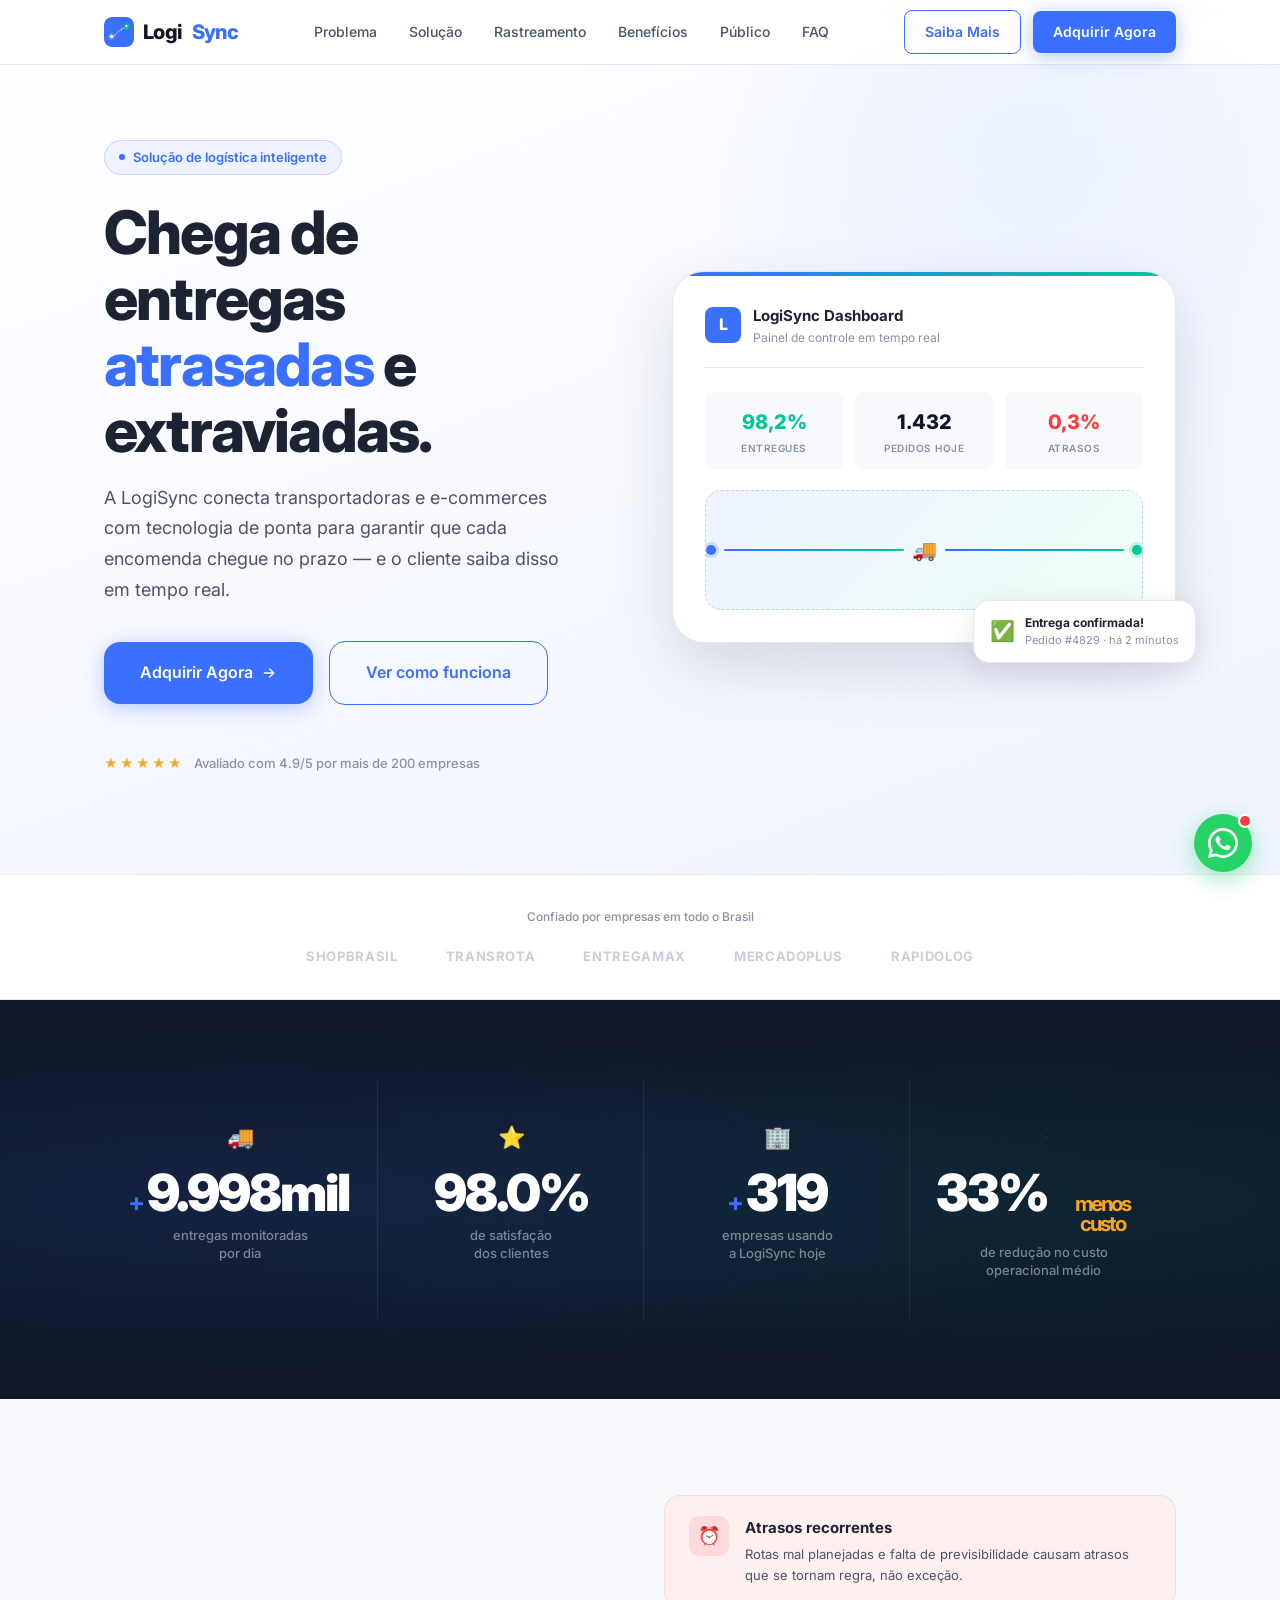
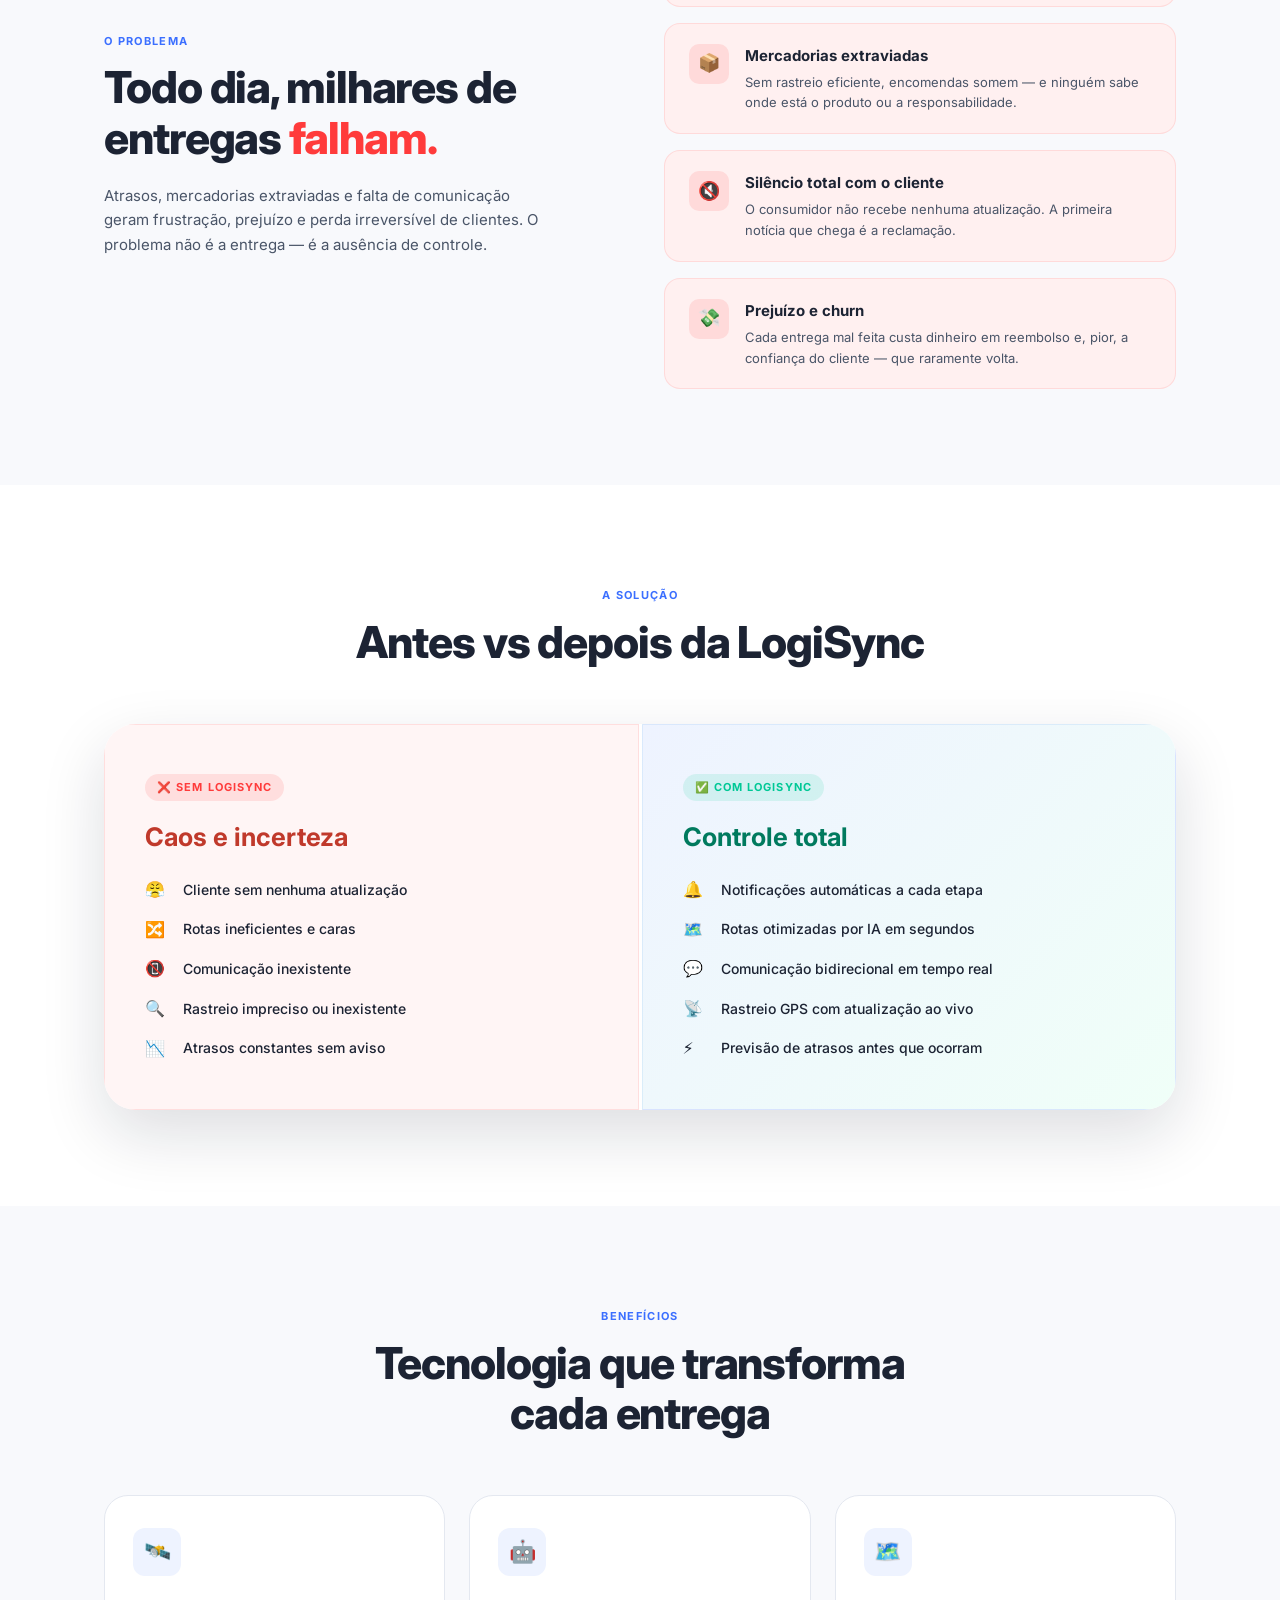
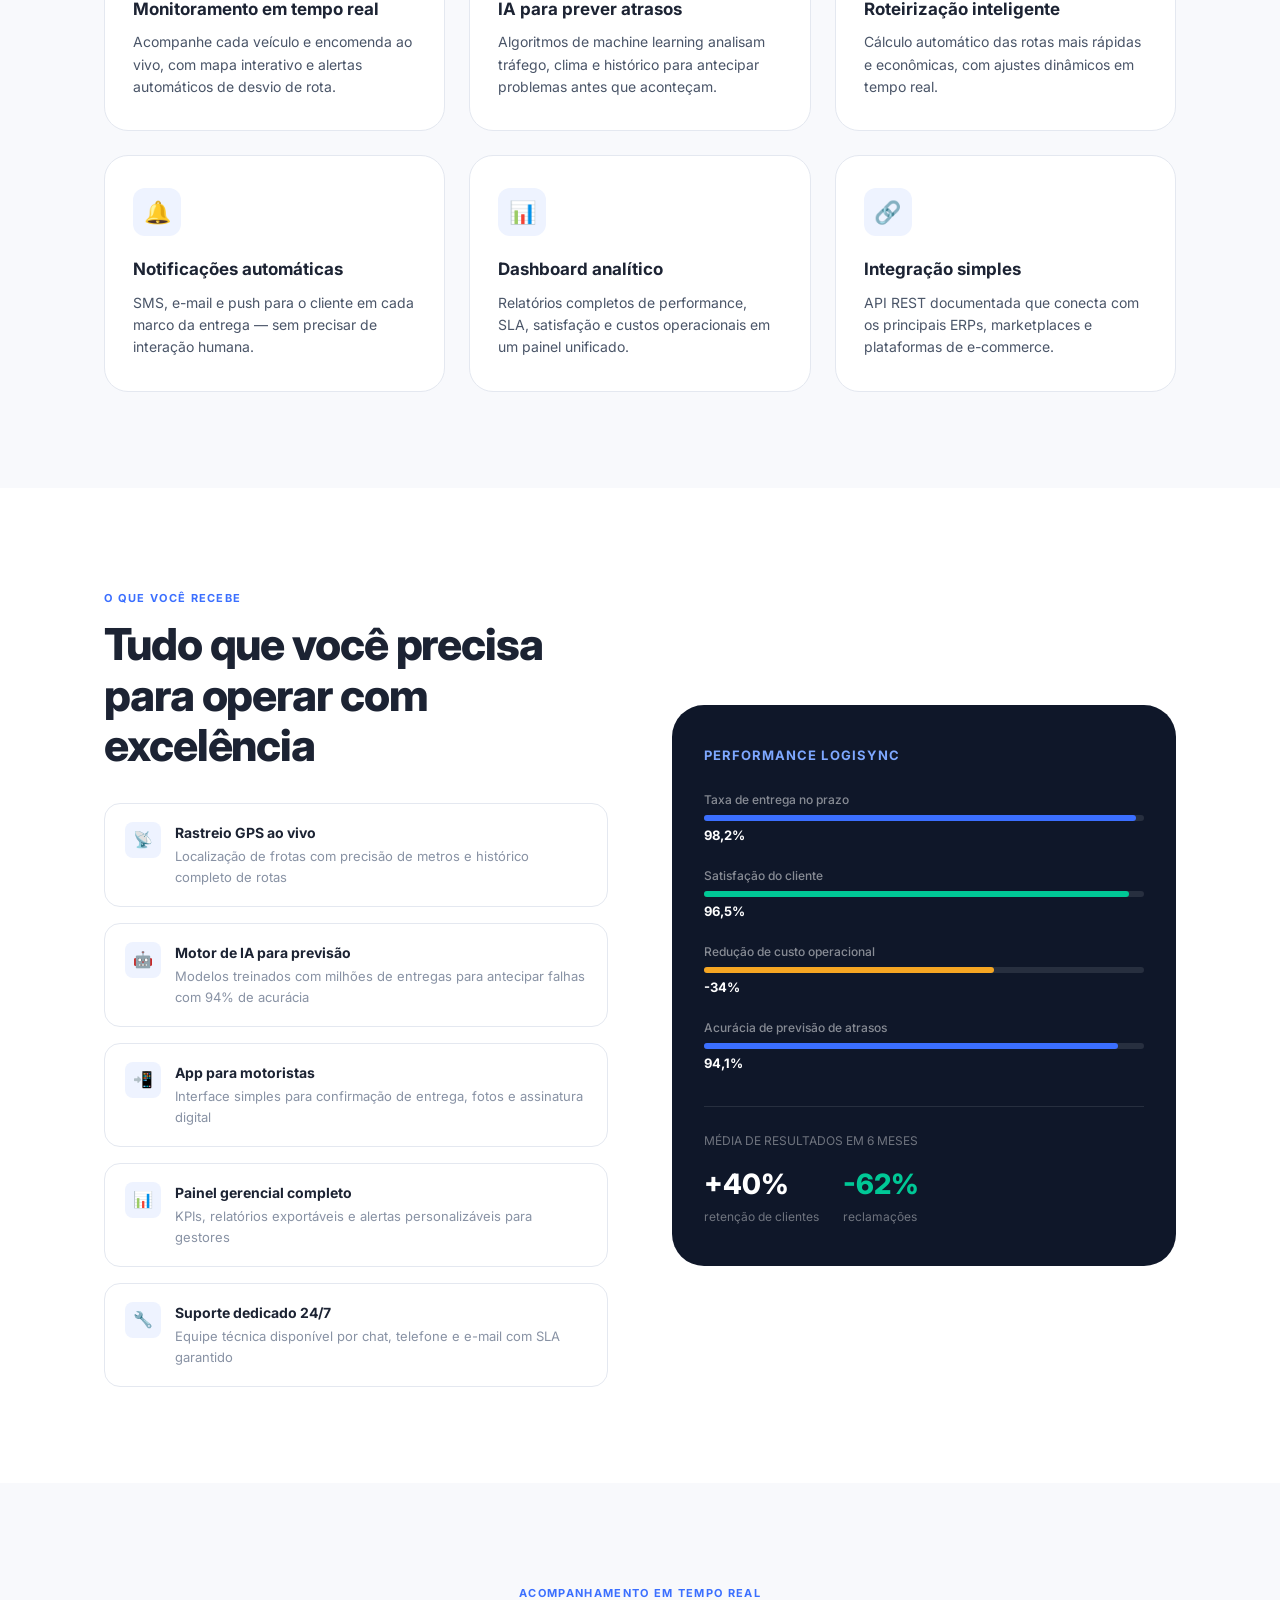
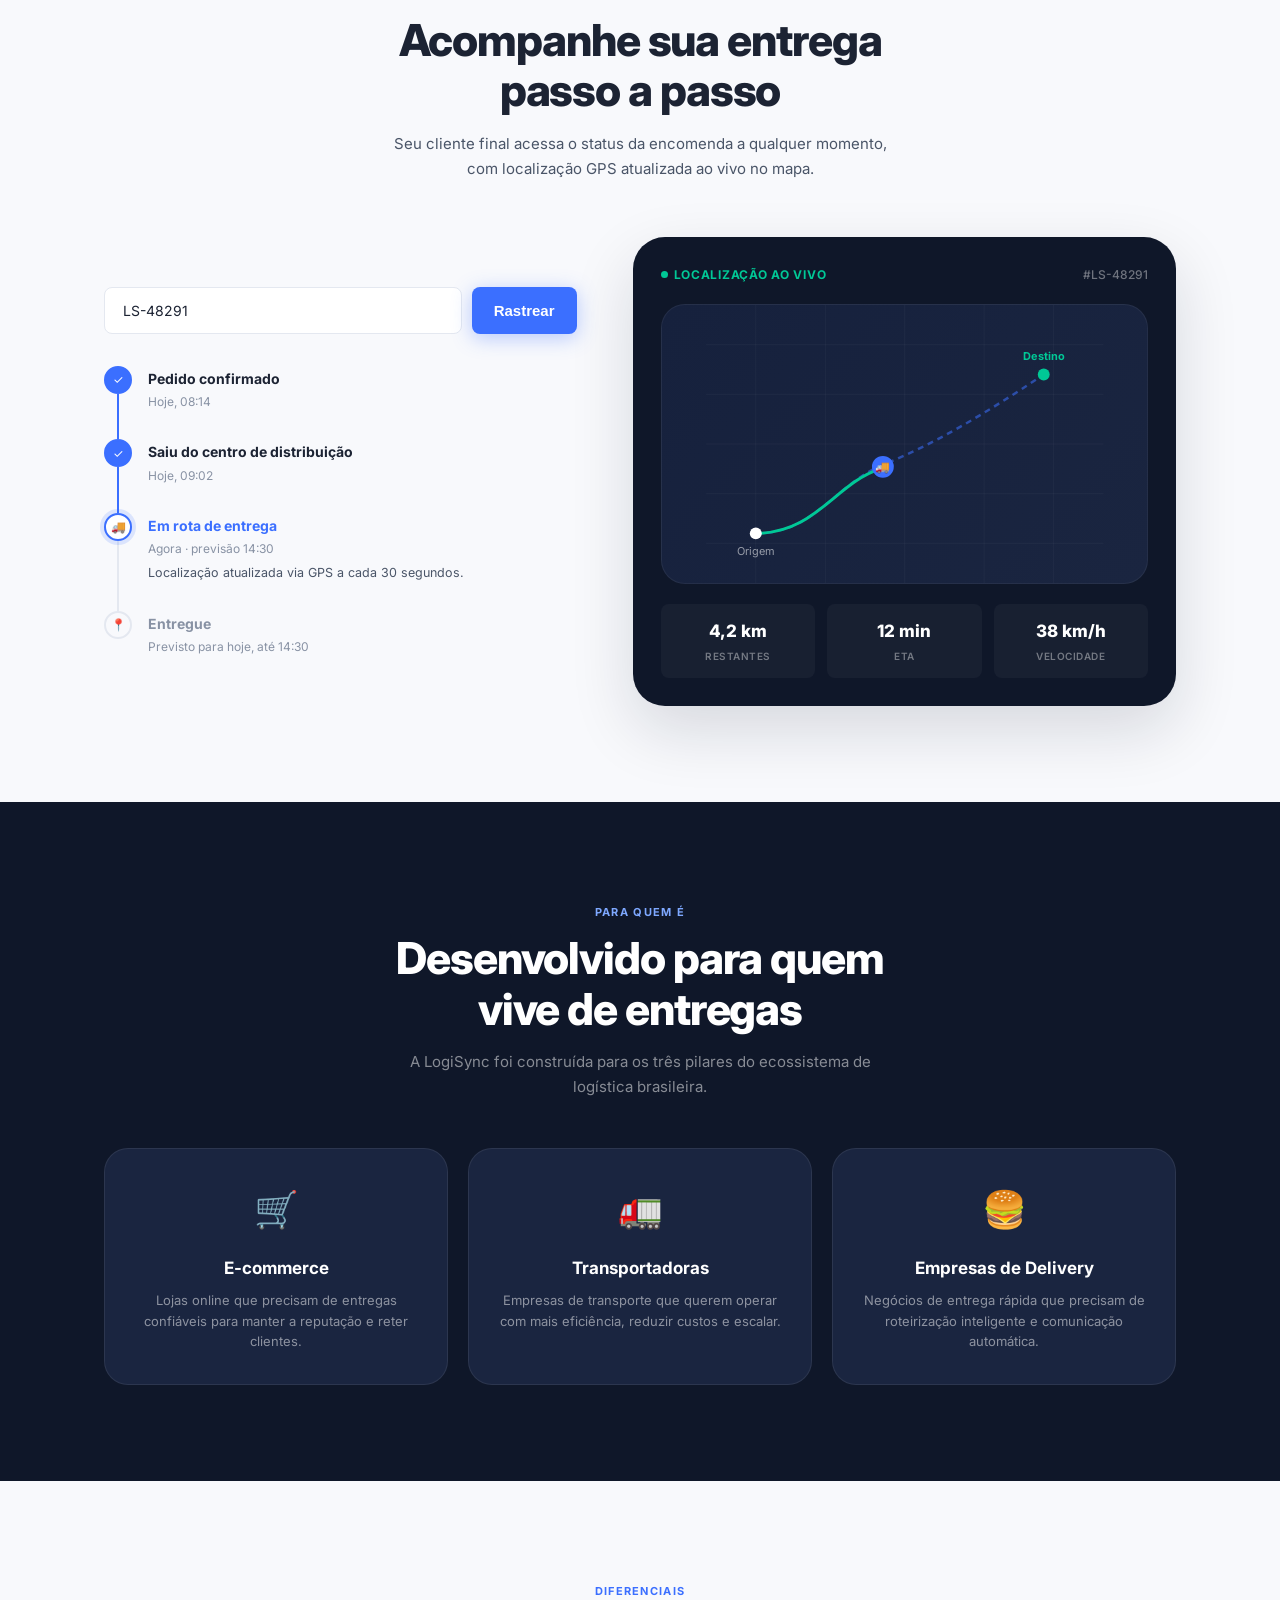
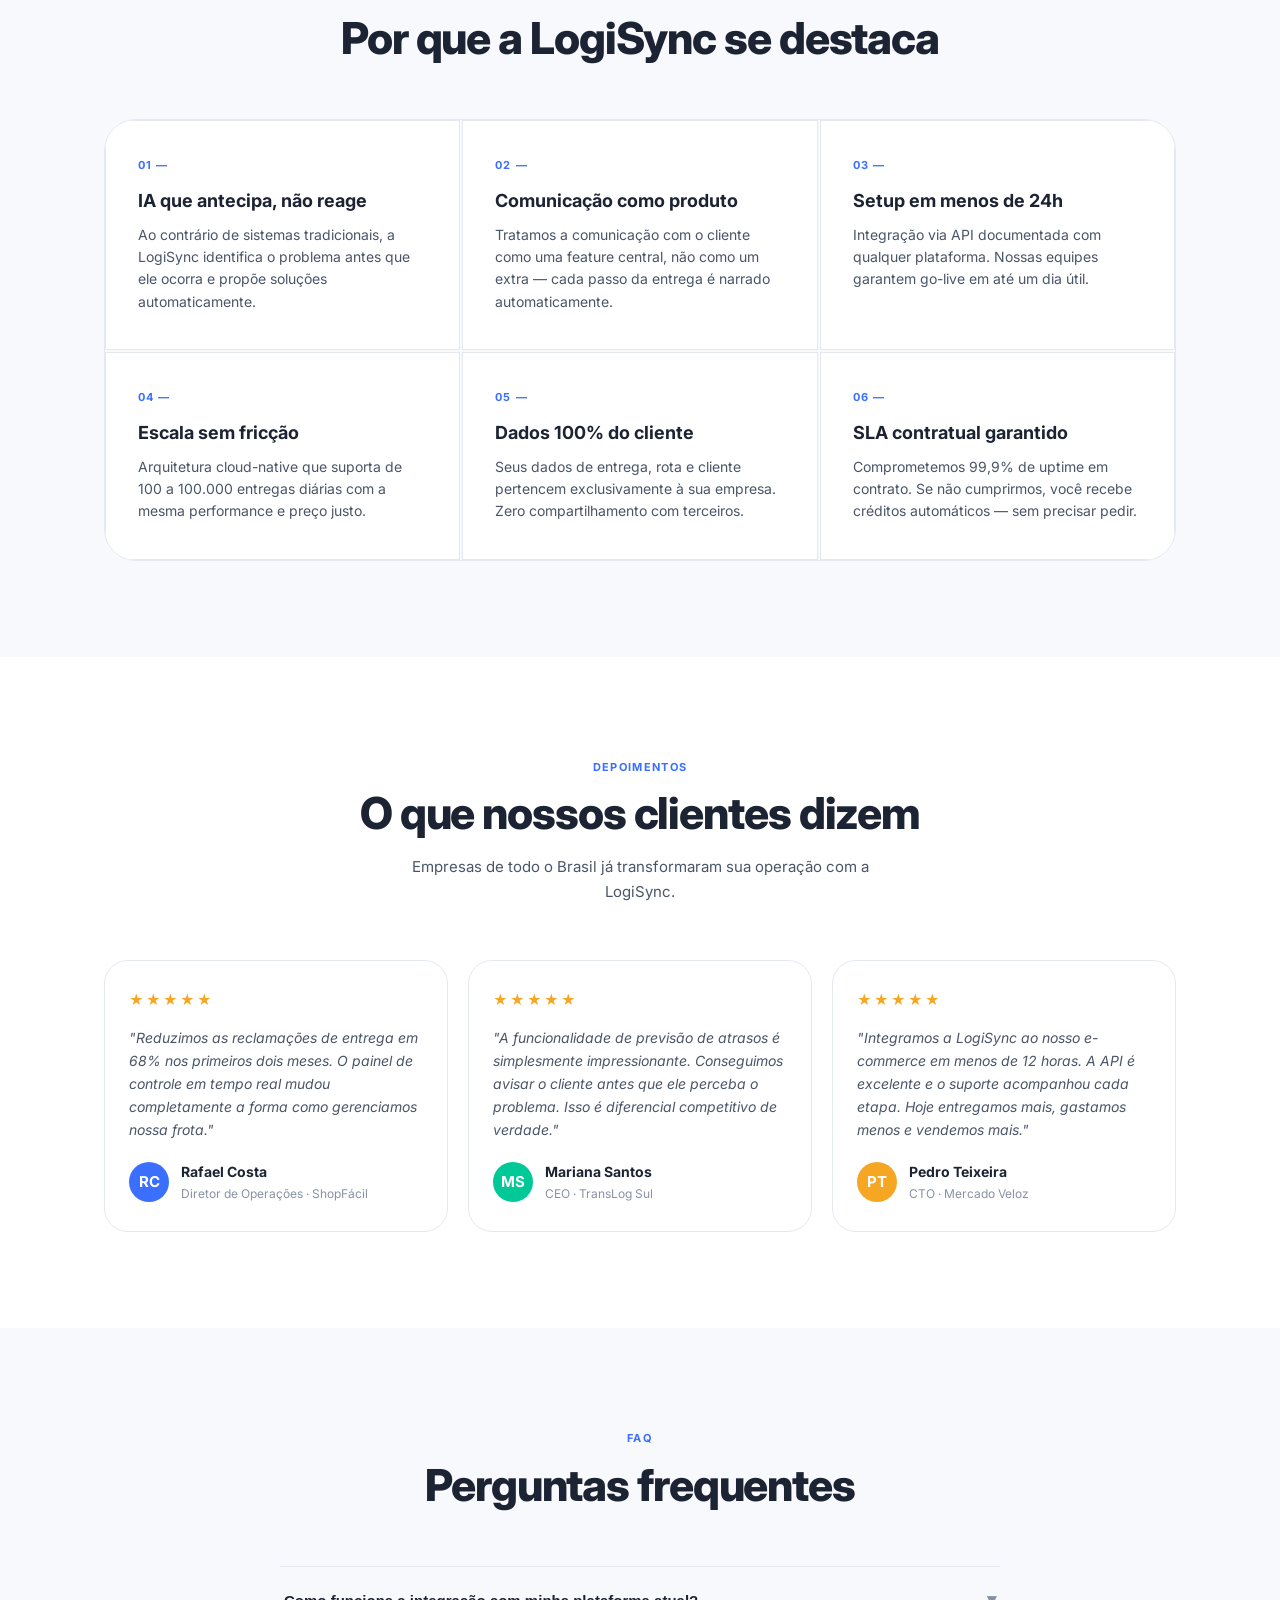
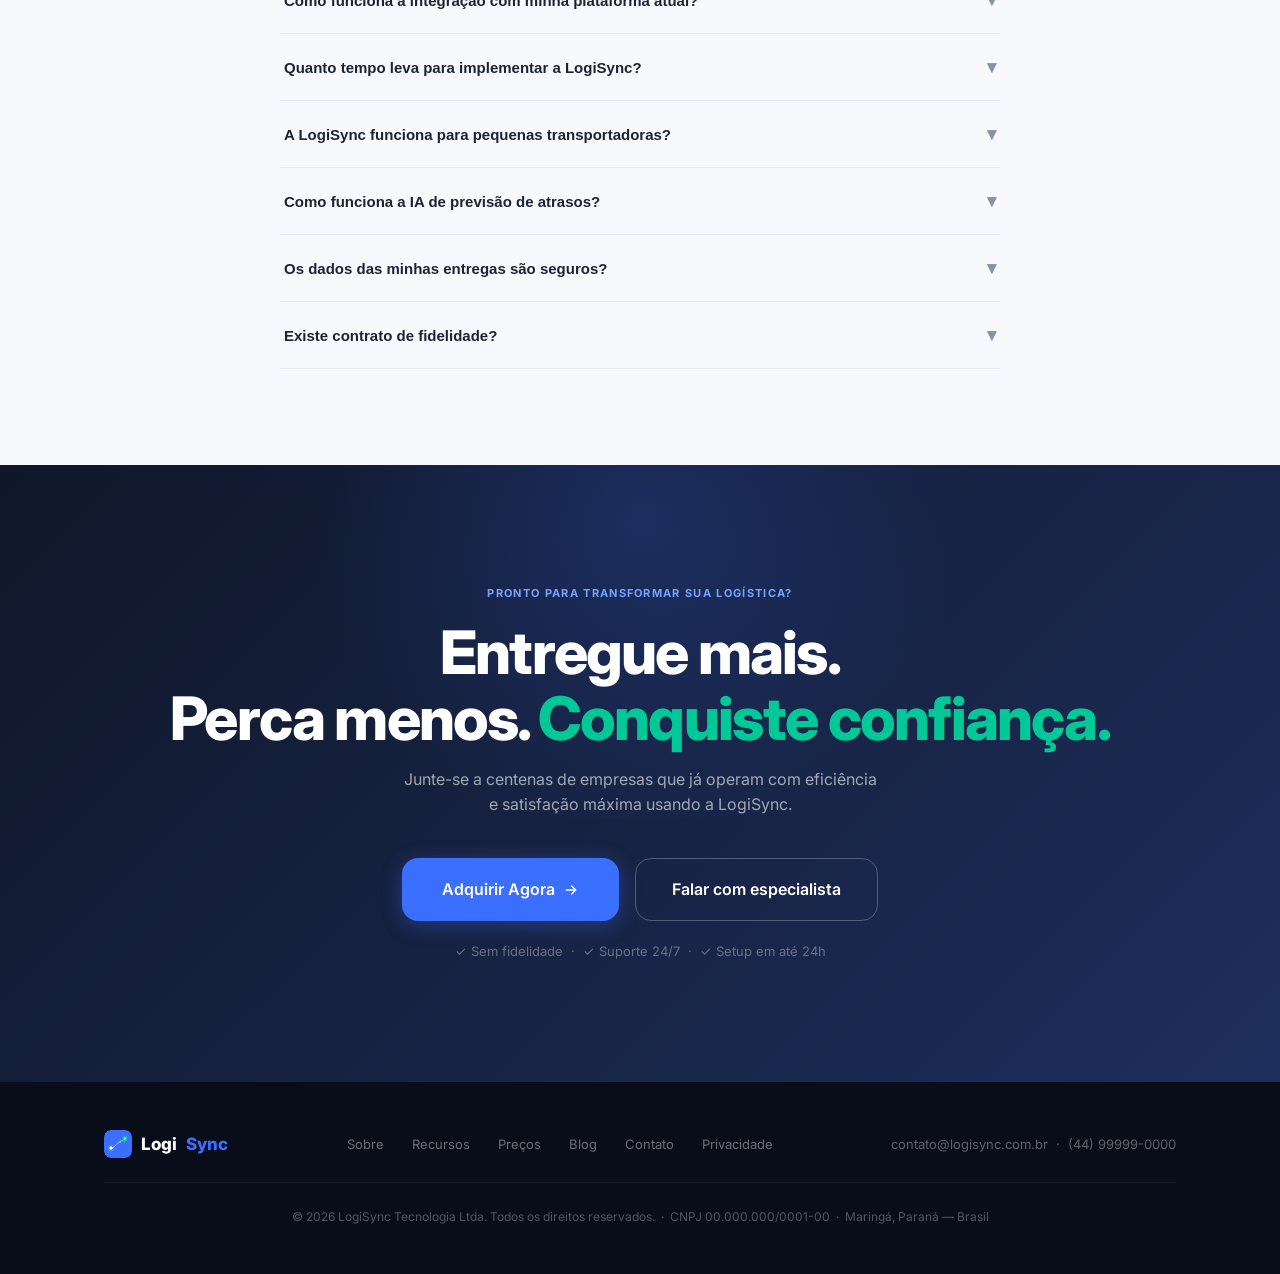
<file: index.html>
<!DOCTYPE html>
<html lang="pt-BR">
<head>
<meta charset="UTF-8">
<meta name="viewport" content="width=device-width, initial-scale=1.0">
<title>LogiSync — Logística que Entrega Confiança</title>
<link rel="preconnect" href="https://fonts.googleapis.com">
<link href="https://fonts.googleapis.com/css2?family=Inter:wght@300;400;500;600;700;800;900&display=swap" rel="stylesheet">
<style>
  /* ===== TOKENS ===== */
  :root {
    --navy:    #0F1729;
    --navy-2:  #1A2540;
    --navy-3:  #243054;
    --blue:    #3B6FFF;
    --blue-lt: #5585FF;
    --blue-bg: #EEF3FF;
    --red:     #FF3B3B;
    --red-bg:  #FFF0F0;
    --green:   #00C896;
    --white:   #FFFFFF;
    --off:     #F8F9FC;
    --muted:   #8892A4;
    --border:  #E4E8F0;
    --text:    #1C2333;
    --sub:     #4A5568;

    --r-sm: 8px;
    --r-md: 16px;
    --r-lg: 24px;
    --r-xl: 32px;

    --shadow-sm: 0 2px 8px rgba(15,23,41,.06);
    --shadow-md: 0 8px 32px rgba(15,23,41,.10);
    --shadow-lg: 0 24px 64px rgba(15,23,41,.14);
  }

  /* ===== RESET ===== */
  *, *::before, *::after { box-sizing: border-box; margin: 0; padding: 0; }
  html { scroll-behavior: smooth; -webkit-text-size-adjust: 100%; }
  body {
    font-family: 'Inter', system-ui, sans-serif;
    background: var(--white);
    color: var(--text);
    line-height: 1.6;
    overflow-x: hidden;
  }
  img { display: block; max-width: 100%; }
  a { text-decoration: none; color: inherit; }

  /* ===== UTILS ===== */
  .container { width: 100%; max-width: 1120px; margin: 0 auto; padding: 0 24px; }
  .section { padding: 96px 0; }
  .section--dark { background: var(--navy); color: var(--white); }
  .section--off  { background: var(--off); }
  .eyebrow {
    display: inline-block;
    font-size: 11px;
    font-weight: 700;
    letter-spacing: .12em;
    text-transform: uppercase;
    color: var(--blue);
    margin-bottom: 12px;
  }
  .eyebrow--white { color: #7EA8FF; }
  .heading-xl {
    font-size: clamp(36px, 5vw, 60px);
    font-weight: 800;
    line-height: 1.1;
    letter-spacing: -.03em;
  }
  .heading-lg {
    font-size: clamp(28px, 3.5vw, 44px);
    font-weight: 800;
    line-height: 1.15;
    letter-spacing: -.025em;
  }
  .heading-md {
    font-size: clamp(20px, 2vw, 26px);
    font-weight: 700;
    line-height: 1.25;
  }
  .body-lg { font-size: 18px; line-height: 1.7; color: var(--sub); }
  .body-md { font-size: 15px; line-height: 1.65; color: var(--sub); }
  .text-center { text-align: center; }
  .accent { color: var(--blue); }
  .accent-green { color: var(--green); }
  .accent-red { color: var(--red); }

  /* ===== BUTTONS ===== */
  .btn {
    display: inline-flex; align-items: center; gap: 8px;
    padding: 14px 28px;
    border-radius: var(--r-sm);
    font-size: 15px; font-weight: 600;
    cursor: pointer; border: none;
    transition: all .2s ease;
    white-space: nowrap;
  }
  .btn-primary {
    background: var(--blue);
    color: var(--white);
    box-shadow: 0 4px 20px rgba(59,111,255,.35);
  }
  .btn-primary:hover {
    background: var(--blue-lt);
    transform: translateY(-1px);
    box-shadow: 0 8px 28px rgba(59,111,255,.45);
  }
  .btn-ghost {
    background: transparent;
    color: var(--white);
    border: 1.5px solid rgba(255,255,255,.25);
  }
  .btn-ghost:hover { border-color: rgba(255,255,255,.6); background: rgba(255,255,255,.06); }
  .btn-outline {
    background: transparent;
    color: var(--blue);
    border: 1.5px solid var(--blue);
  }
  .btn-outline:hover { background: var(--blue-bg); }
  .btn-lg { padding: 18px 36px; font-size: 16px; border-radius: var(--r-md); }

  /* ===== NAV ===== */
  nav {
    position: fixed; top: 0; left: 0; right: 0; z-index: 100;
    backdrop-filter: blur(20px);
    background: rgba(255,255,255,.88);
    border-bottom: 1px solid var(--border);
    transition: box-shadow .3s;
  }
  nav.scrolled { box-shadow: var(--shadow-md); }
  .nav-inner {
    display: flex; align-items: center; justify-content: space-between;
    height: 64px;
  }
  .nav-logo {
    font-size: 20px; font-weight: 800; letter-spacing: -.03em;
    color: var(--navy);
    display: flex; align-items: center; gap: 9px;
  }
  .logo-mark {
    width: 30px; height: 30px;
    border-radius: 8px;
    flex-shrink: 0;
  }
  .nav-logo span { color: var(--blue); }
  .nav-links { display: flex; align-items: center; gap: 32px; }
  .nav-links a {
    font-size: 14px; font-weight: 500; color: var(--sub);
    transition: color .2s;
  }
  .nav-links a:hover { color: var(--text); }
  .nav-cta { display: flex; align-items: center; gap: 12px; }
  .hamburger { display: none; flex-direction: column; gap: 5px; cursor: pointer; padding: 4px; }
  .hamburger span { display: block; width: 22px; height: 2px; background: var(--navy); border-radius: 2px; transition: all .3s; }

  /* ===== HERO ===== */
  .hero {
    padding-top: 140px;
    padding-bottom: 100px;
    background: linear-gradient(160deg, var(--white) 0%, #F0F4FF 100%);
    overflow: hidden;
    position: relative;
  }
  .hero::before {
    content: '';
    position: absolute; top: -200px; right: -100px;
    width: 700px; height: 700px;
    background: radial-gradient(circle, rgba(59,111,255,.08) 0%, transparent 70%);
    pointer-events: none;
  }
  .hero-grid {
    display: grid;
    grid-template-columns: 1fr 1fr;
    align-items: center;
    gap: 64px;
  }
  .hero-badge {
    display: inline-flex; align-items: center; gap: 8px;
    background: var(--blue-bg);
    border: 1px solid rgba(59,111,255,.2);
    padding: 6px 14px;
    border-radius: 100px;
    font-size: 13px; font-weight: 600; color: var(--blue);
    margin-bottom: 24px;
  }
  .hero-badge .dot { width: 6px; height: 6px; background: var(--blue); border-radius: 50%; animation: pulse 2s infinite; }
  @keyframes pulse { 0%,100%{opacity:1;transform:scale(1)} 50%{opacity:.6;transform:scale(.8)} }
  .hero h1 { margin-bottom: 20px; }
  .hero h1 em { font-style: normal; color: var(--blue); }
  .hero-sub { margin-bottom: 36px; max-width: 480px; }
  .hero-actions { display: flex; align-items: center; gap: 16px; flex-wrap: wrap; margin-bottom: 48px; }
  .hero-trust {
    display: flex; align-items: center; gap: 10px;
    font-size: 13px; color: var(--muted); font-weight: 500;
  }
  .hero-trust .stars { color: #F5A623; letter-spacing: 2px; }

  /* Hero mockup */
  .hero-visual { position: relative; }
  .mockup-card {
    background: var(--white);
    border-radius: var(--r-xl);
    box-shadow: var(--shadow-lg);
    padding: 32px;
    border: 1px solid var(--border);
    position: relative;
    overflow: hidden;
  }
  .mockup-card::before {
    content: '';
    position: absolute; top: 0; left: 0; right: 0; height: 4px;
    background: linear-gradient(90deg, var(--blue), var(--green));
  }
  .mockup-header {
    display: flex; align-items: center; gap: 12px;
    margin-bottom: 24px;
    padding-bottom: 20px;
    border-bottom: 1px solid var(--border);
  }
  .mockup-logo-mark {
    width: 36px; height: 36px;
    background: var(--blue);
    border-radius: 8px;
    display: flex; align-items: center; justify-content: center;
    color: white; font-weight: 800; font-size: 16px;
  }
  .mockup-title { font-weight: 700; font-size: 15px; }
  .mockup-subtitle { font-size: 12px; color: var(--muted); }
  .mockup-stats {
    display: grid; grid-template-columns: repeat(3, 1fr); gap: 12px;
    margin-bottom: 20px;
  }
  .stat-box {
    background: var(--off);
    border-radius: var(--r-sm);
    padding: 14px 12px;
    text-align: center;
  }
  .stat-box .val { font-size: 20px; font-weight: 800; color: var(--navy); }
  .stat-box .lbl { font-size: 10px; font-weight: 600; color: var(--muted); text-transform: uppercase; letter-spacing: .05em; margin-top: 2px; }
  .stat-box.green .val { color: var(--green); }
  .stat-box.red .val { color: var(--red); }
  .mockup-map {
    background: linear-gradient(135deg, #EEF3FF, #F0FFF8);
    border-radius: var(--r-md);
    height: 120px;
    display: flex; align-items: center; justify-content: center;
    font-size: 13px; font-weight: 600; color: var(--blue);
    gap: 8px;
    border: 1px dashed rgba(59,111,255,.25);
    position: relative; overflow: hidden;
  }
  .route-dot {
    width: 10px; height: 10px; border-radius: 50%;
    background: var(--blue); flex-shrink: 0;
    box-shadow: 0 0 0 3px rgba(59,111,255,.2);
  }
  .route-line {
    flex: 1; height: 2px; background: linear-gradient(90deg, var(--blue), var(--green));
    border-radius: 2px; position: relative;
  }
  .route-truck { font-size: 20px; animation: slideTruck 3s ease-in-out infinite; }
  @keyframes slideTruck { 0%,100%{transform:translateX(0)} 50%{transform:translateX(8px)} }
  .route-dot-end { width: 10px; height: 10px; border-radius: 50%; background: var(--green); flex-shrink: 0; box-shadow: 0 0 0 3px rgba(0,200,150,.2); }
  .mockup-notification {
    position: absolute; bottom: -20px; right: -20px;
    background: var(--white);
    border-radius: var(--r-md);
    padding: 12px 16px;
    box-shadow: var(--shadow-md);
    border: 1px solid var(--border);
    font-size: 12px;
    display: flex; align-items: center; gap: 10px;
    animation: floatUp 4s ease-in-out infinite;
  }
  @keyframes floatUp { 0%,100%{transform:translateY(0)} 50%{transform:translateY(-6px)} }
  .notif-icon { font-size: 20px; }
  .notif-text .notif-title { font-weight: 700; font-size: 12px; color: var(--text); }
  .notif-text .notif-body { font-size: 11px; color: var(--muted); }

  /* ===== LOGOS (social proof) ===== */
  .logos-bar {
    padding: 32px 0;
    border-top: 1px solid var(--border);
    border-bottom: 1px solid var(--border);
  }
  .logos-inner {
    display: flex; align-items: center; justify-content: center;
    gap: 48px; flex-wrap: wrap;
  }
  .logo-item {
    font-size: 13px; font-weight: 700; letter-spacing: .05em;
    text-transform: uppercase; color: #B0BAC9;
    opacity: .7;
  }
  .logos-label { font-size: 12px; color: var(--muted); text-align: center; margin-bottom: 20px; font-weight: 500; }

  /* ===== PROBLEM ===== */
  .problem-grid {
    display: grid; grid-template-columns: 1fr 1fr; gap: 48px;
    align-items: center;
  }
  .problem-cards { display: flex; flex-direction: column; gap: 16px; }
  .problem-card {
    display: flex; gap: 16px; align-items: flex-start;
    background: var(--red-bg);
    border: 1px solid rgba(255,59,59,.12);
    padding: 20px 24px;
    border-radius: var(--r-md);
    transition: transform .2s;
  }
  .problem-card:hover { transform: translateX(4px); }
  .problem-icon {
    width: 40px; height: 40px; border-radius: 10px;
    background: rgba(255,59,59,.12);
    display: flex; align-items: center; justify-content: center;
    font-size: 18px; flex-shrink: 0;
  }
  .problem-card h4 { font-size: 15px; font-weight: 700; margin-bottom: 4px; color: var(--text); }
  .problem-card p  { font-size: 13px; color: var(--sub); }

  /* ===== SOLUTION ===== */
  .solution-split {
    display: grid; grid-template-columns: 1fr 1fr; gap: 3px;
    border-radius: var(--r-xl);
    overflow: hidden;
    box-shadow: var(--shadow-lg);
  }
  .split-side {
    padding: 48px 40px;
  }
  .split-side.bad  { background: #FFF5F5; border: 1px solid rgba(255,59,59,.12); }
  .split-side.good { background: linear-gradient(135deg, #EEF3FF 0%, #F0FFF8 100%); border: 1px solid rgba(59,111,255,.12); }
  .split-label {
    display: inline-flex; align-items: center; gap: 6px;
    font-size: 11px; font-weight: 700; text-transform: uppercase; letter-spacing: .1em;
    margin-bottom: 20px; padding: 5px 12px; border-radius: 100px;
  }
  .split-label.bad  { background: rgba(255,59,59,.12); color: var(--red); }
  .split-label.good { background: rgba(0,200,150,.12); color: var(--green); }
  .split-items { display: flex; flex-direction: column; gap: 14px; margin-top: 24px; }
  .split-item { display: flex; align-items: center; gap: 12px; font-size: 14px; font-weight: 500; }
  .split-icon { font-size: 16px; width: 26px; flex-shrink: 0; }

  /* ===== FEATURES ===== */
  .features-grid {
    display: grid;
    grid-template-columns: repeat(auto-fit, minmax(260px, 1fr));
    gap: 24px;
    margin-top: 56px;
  }
  .feature-card {
    background: var(--white);
    border: 1px solid var(--border);
    border-radius: var(--r-lg);
    padding: 32px 28px;
    transition: box-shadow .25s, transform .25s;
  }
  .feature-card:hover {
    box-shadow: var(--shadow-md);
    transform: translateY(-3px);
  }
  .feat-icon-wrap {
    width: 48px; height: 48px;
    border-radius: 12px;
    display: flex; align-items: center; justify-content: center;
    font-size: 22px;
    margin-bottom: 20px;
    background: var(--blue-bg);
  }
  .feature-card h3 { font-size: 17px; font-weight: 700; margin-bottom: 8px; }
  .feature-card p  { font-size: 14px; color: var(--sub); line-height: 1.6; }

  /* ===== WHAT'S INCLUDED ===== */
  .included-wrapper {
    display: grid; grid-template-columns: 1fr 1fr; gap: 64px;
    align-items: center;
  }
  .included-list { display: flex; flex-direction: column; gap: 16px; margin-top: 32px; }
  .included-item {
    display: flex; gap: 14px; align-items: flex-start;
    padding: 18px 20px;
    border-radius: var(--r-md);
    border: 1px solid var(--border);
    background: var(--white);
    transition: border-color .2s, box-shadow .2s;
  }
  .included-item:hover { border-color: rgba(59,111,255,.3); box-shadow: var(--shadow-sm); }
  .inc-icon {
    width: 36px; height: 36px; border-radius: 8px;
    background: var(--blue-bg);
    color: var(--blue);
    display: flex; align-items: center; justify-content: center;
    font-size: 16px; flex-shrink: 0;
  }
  .included-item h4 { font-size: 14px; font-weight: 700; margin-bottom: 2px; }
  .included-item p  { font-size: 13px; color: var(--muted); }
  .included-visual {
    background: var(--navy);
    border-radius: var(--r-xl);
    padding: 40px 32px;
    color: var(--white);
  }
  .iv-title { font-size: 13px; font-weight: 700; color: #7EA8FF; text-transform: uppercase; letter-spacing: .08em; margin-bottom: 24px; }
  .iv-metric { margin-bottom: 20px; }
  .iv-metric .label { font-size: 12px; color: rgba(255,255,255,.5); margin-bottom: 6px; font-weight: 500; }
  .iv-metric .bar-track { background: rgba(255,255,255,.1); border-radius: 100px; height: 6px; }
  .iv-metric .bar-fill  { height: 6px; border-radius: 100px; transition: width 1s ease; }
  .iv-metric .bar-fill.blue  { background: var(--blue); }
  .iv-metric .bar-fill.green { background: var(--green); }
  .iv-metric .bar-fill.amber { background: #F5A623; }
  .iv-val { font-size: 13px; font-weight: 700; color: var(--white); margin-top: 4px; }

  /* ===== AUDIENCE ===== */
  .audience-cards {
    display: grid;
    grid-template-columns: repeat(auto-fit, minmax(220px, 1fr));
    gap: 20px;
    margin-top: 48px;
  }
  .audience-card {
    background: var(--navy-2);
    border: 1px solid rgba(255,255,255,.08);
    border-radius: var(--r-lg);
    padding: 32px 24px;
    text-align: center;
    transition: background .2s, transform .2s;
  }
  .audience-card:hover { background: var(--navy-3); transform: translateY(-2px); }
  .audience-emoji { font-size: 36px; margin-bottom: 16px; display: block; }
  .audience-card h3 { font-size: 17px; font-weight: 700; color: var(--white); margin-bottom: 8px; }
  .audience-card p  { font-size: 13px; color: rgba(255,255,255,.5); }

  /* ===== DIFFERENTIALS ===== */
  .diff-grid {
    display: grid;
    grid-template-columns: repeat(auto-fit, minmax(300px, 1fr));
    gap: 2px;
    border-radius: var(--r-xl);
    overflow: hidden;
    border: 1px solid var(--border);
    margin-top: 56px;
  }
  .diff-cell {
    padding: 36px 32px;
    background: var(--white);
    border: 1px solid var(--border);
    transition: background .2s;
  }
  .diff-cell:hover { background: var(--off); }
  .diff-num { font-size: 11px; font-weight: 700; color: var(--blue); letter-spacing: .1em; text-transform: uppercase; margin-bottom: 12px; }
  .diff-cell h3 { font-size: 18px; font-weight: 700; margin-bottom: 8px; }
  .diff-cell p  { font-size: 14px; color: var(--sub); }

  /* ===== TESTIMONIALS ===== */
  .test-grid {
    display: grid;
    grid-template-columns: repeat(auto-fit, minmax(280px, 1fr));
    gap: 20px;
    margin-top: 56px;
  }
  .test-card {
    background: var(--white);
    border: 1px solid var(--border);
    border-radius: var(--r-lg);
    padding: 28px 24px;
    transition: box-shadow .25s;
  }
  .test-card:hover { box-shadow: var(--shadow-md); }
  .test-stars { color: #F5A623; font-size: 14px; letter-spacing: 2px; margin-bottom: 14px; }
  .test-text { font-size: 14px; line-height: 1.65; color: var(--sub); margin-bottom: 20px; font-style: italic; }
  .test-author { display: flex; align-items: center; gap: 12px; }
  .test-avatar {
    width: 40px; height: 40px; border-radius: 50%;
    display: flex; align-items: center; justify-content: center;
    font-weight: 700; font-size: 15px; color: var(--white);
    flex-shrink: 0;
  }
  .test-name  { font-size: 14px; font-weight: 700; }
  .test-role  { font-size: 12px; color: var(--muted); }

  /* ===== FAQ ===== */
  .faq-list { max-width: 720px; margin: 56px auto 0; display: flex; flex-direction: column; gap: 0; }
  .faq-item { border-top: 1px solid var(--border); }
  .faq-item:last-child { border-bottom: 1px solid var(--border); }
  .faq-q {
    width: 100%; background: none; border: none; cursor: pointer;
    display: flex; justify-content: space-between; align-items: center;
    padding: 22px 4px;
    font-size: 15px; font-weight: 600; color: var(--text);
    text-align: left; gap: 16px;
    transition: color .2s;
  }
  .faq-q:hover { color: var(--blue); }
  .faq-chevron { font-size: 18px; color: var(--muted); transition: transform .3s; flex-shrink: 0; }
  .faq-a {
    overflow: hidden;
    max-height: 0;
    transition: max-height .35s ease, padding .2s;
    font-size: 14px; color: var(--sub); line-height: 1.7;
    padding: 0 4px;
  }
  .faq-item.open .faq-chevron { transform: rotate(180deg); color: var(--blue); }
  .faq-item.open .faq-a { max-height: 200px; padding-bottom: 20px; }

  /* ===== CTA FINAL ===== */
  .cta-final {
    background: linear-gradient(135deg, var(--navy) 0%, #1E2E5C 100%);
    text-align: center;
    padding: 120px 0;
    position: relative;
    overflow: hidden;
  }
  .cta-final::before {
    content: '';
    position: absolute; top: -40%; left: 50%; transform: translateX(-50%);
    width: 800px; height: 600px;
    background: radial-gradient(circle, rgba(59,111,255,.18) 0%, transparent 65%);
    pointer-events: none;
  }
  .cta-final h2 { color: var(--white); margin-bottom: 16px; position: relative; }
  .cta-final .sub { color: rgba(255,255,255,.6); margin-bottom: 40px; position: relative; max-width: 480px; margin-left: auto; margin-right: auto; }
  .cta-actions { display: flex; gap: 16px; justify-content: center; flex-wrap: wrap; position: relative; }
  .cta-note { margin-top: 20px; font-size: 13px; color: rgba(255,255,255,.35); position: relative; }

  /* ===== FOOTER ===== */
  footer {
    background: #090D1A;
    color: rgba(255,255,255,.5);
    padding: 48px 0;
  }
  .footer-inner {
    display: flex; justify-content: space-between; align-items: center;
    flex-wrap: wrap; gap: 24px;
  }
  .footer-logo { font-size: 17px; font-weight: 800; color: var(--white); display: flex; align-items: center; gap: 9px; }
  .footer-logo span { color: var(--blue); }
  .logo-mark-footer { width: 28px; height: 28px; border-radius: 7px; flex-shrink: 0; }
  .footer-links { display: flex; gap: 28px; flex-wrap: wrap; }
  .footer-links a { font-size: 13px; color: rgba(255,255,255,.4); transition: color .2s; }
  .footer-links a:hover { color: rgba(255,255,255,.8); }
  .footer-copy { font-size: 12px; color: rgba(255,255,255,.3); text-align: center; margin-top: 24px; padding-top: 24px; border-top: 1px solid rgba(255,255,255,.06); }

  /* ===== ANIMATION ===== */
  .fade-up {
    opacity: 0; transform: translateY(28px);
    transition: opacity .6s ease, transform .6s ease;
  }
  .fade-up.visible { opacity: 1; transform: translateY(0); }

  /* ===== MOBILE ===== */
  /* ===== TRACKING / GPS SECTION ===== */
  .tracking-wrapper {
    display: grid;
    grid-template-columns: 1fr 1.15fr;
    gap: 56px;
    align-items: center;
    margin-top: 56px;
  }
  .tracking-search {
    display: flex; gap: 10px; margin-bottom: 32px;
  }
  .tracking-input {
    flex: 1;
    padding: 14px 18px;
    border: 1.5px solid var(--border);
    border-radius: var(--r-sm);
    font-size: 14px; font-family: 'Inter', sans-serif;
    color: var(--text);
    transition: border-color .2s;
  }
  .tracking-input:focus { outline: none; border-color: var(--blue); }
  .tracking-steps { display: flex; flex-direction: column; gap: 0; }
  .tstep {
    display: flex; gap: 16px; position: relative;
    padding-bottom: 28px;
  }
  .tstep:last-child { padding-bottom: 0; }
  .tstep-line {
    position: absolute; left: 13px; top: 28px; bottom: 0;
    width: 2px; background: var(--border);
  }
  .tstep:last-child .tstep-line { display: none; }
  .tstep.done .tstep-line { background: var(--blue); }
  .tstep-dot {
    width: 28px; height: 28px; border-radius: 50%;
    background: var(--off);
    border: 2px solid var(--border);
    display: flex; align-items: center; justify-content: center;
    flex-shrink: 0; font-size: 12px;
    transition: all .3s;
    position: relative; z-index: 1;
  }
  .tstep.done .tstep-dot { background: var(--blue); border-color: var(--blue); color: white; }
  .tstep.active .tstep-dot {
    background: var(--white); border-color: var(--blue); color: var(--blue);
    box-shadow: 0 0 0 4px rgba(59,111,255,.15);
    animation: tstepPulse 1.8s infinite;
  }
  @keyframes tstepPulse { 0%,100%{box-shadow:0 0 0 4px rgba(59,111,255,.15)} 50%{box-shadow:0 0 0 7px rgba(59,111,255,.08)} }
  .tstep-content { padding-top: 2px; }
  .tstep-title { font-size: 14px; font-weight: 700; color: var(--text); }
  .tstep.active .tstep-title { color: var(--blue); }
  .tstep-time  { font-size: 12px; color: var(--muted); margin-top: 2px; }
  .tstep-desc  { font-size: 12.5px; color: var(--sub); margin-top: 4px; max-width: 320px; }

  /* Mapa simulado */
  .gps-card {
    background: var(--navy);
    border-radius: var(--r-xl);
    padding: 28px;
    box-shadow: var(--shadow-lg);
    position: relative;
  }
  .gps-header {
    display: flex; justify-content: space-between; align-items: center;
    margin-bottom: 20px;
  }
  .gps-live {
    display: flex; align-items: center; gap: 6px;
    font-size: 12px; font-weight: 700; color: var(--green);
    text-transform: uppercase; letter-spacing: .06em;
  }
  .gps-live-dot { width: 7px; height: 7px; border-radius: 50%; background: var(--green); animation: pulse 2s infinite; }
  .gps-id { font-size: 12px; color: rgba(255,255,255,.4); font-weight: 500; }
  .gps-map {
    background: linear-gradient(135deg, #16213D 0%, #1A2540 100%);
    border-radius: var(--r-lg);
    height: 280px;
    position: relative;
    overflow: hidden;
    border: 1px solid rgba(255,255,255,.06);
  }
  .gps-map svg { width: 100%; height: 100%; }
  .gps-grid-line { stroke: rgba(255,255,255,.04); stroke-width: 1; }
  .gps-route-path { fill: none; stroke: #3B6FFF; stroke-width: 2.5; stroke-dasharray: 6 5; opacity: .55; }
  .gps-route-done { fill: none; stroke: #00C896; stroke-width: 3; }
  .gps-point-start { fill: white; }
  .gps-point-end { fill: #00C896; }
  .gps-truck-icon {
    animation: gpsTruckMove 4s ease-in-out infinite;
  }
  @keyframes gpsTruckMove {
    0%,100% { transform: translate(0,0); }
    50% { transform: translate(3px,-2px); }
  }
  .gps-ring {
    animation: gpsRing 2.4s infinite;
  }
  @keyframes gpsRing {
    0% { r: 6; opacity: .7; }
    100% { r: 22; opacity: 0; }
  }
  .gps-footer-stats {
    display: grid; grid-template-columns: repeat(3, 1fr); gap: 12px;
    margin-top: 20px;
  }
  .gps-stat { text-align: center; padding: 14px 8px; background: rgba(255,255,255,.04); border-radius: var(--r-sm); }
  .gps-stat .gv { font-size: 17px; font-weight: 800; color: var(--white); }
  .gps-stat .gl { font-size: 10px; color: rgba(255,255,255,.4); font-weight: 600; text-transform: uppercase; letter-spacing: .05em; margin-top: 2px; }

  @media (max-width: 900px) {
    .tracking-wrapper { grid-template-columns: 1fr; gap: 40px; }
    .gps-card { order: -1; }
  }

  /* ===== WHATSAPP FLOAT ===== */
  .wa-float {
    position: fixed; bottom: 28px; right: 28px; z-index: 500;
    display: flex; flex-direction: column; align-items: flex-end; gap: 12px;
  }
  .wa-tooltip {
    background: var(--navy);
    color: var(--white);
    font-size: 13px; font-weight: 600;
    padding: 10px 16px;
    border-radius: var(--r-md);
    white-space: nowrap;
    box-shadow: var(--shadow-md);
    position: relative;
    opacity: 0; transform: translateX(10px);
    transition: opacity .25s, transform .25s;
    pointer-events: none;
  }
  .wa-tooltip::after {
    content: '';
    position: absolute; right: 18px; bottom: -6px;
    width: 12px; height: 12px;
    background: var(--navy);
    clip-path: polygon(0 0, 100% 0, 50% 100%);
  }
  .wa-float:hover .wa-tooltip { opacity: 1; transform: translateX(0); }
  .wa-btn {
    width: 58px; height: 58px; border-radius: 50%;
    background: #25D366;
    display: flex; align-items: center; justify-content: center;
    box-shadow: 0 6px 24px rgba(37,211,102,.45);
    cursor: pointer;
    transition: transform .2s, box-shadow .2s;
    text-decoration: none;
    animation: waPop .4s cubic-bezier(.34,1.56,.64,1) 1.5s both;
  }
  @keyframes waPop { from{transform:scale(0);opacity:0} to{transform:scale(1);opacity:1} }
  .wa-btn:hover { transform: scale(1.08); box-shadow: 0 10px 32px rgba(37,211,102,.55); }
  .wa-btn svg { width: 30px; height: 30px; fill: white; }
  .wa-pulse {
    position: absolute; top: 0; right: 0;
    width: 14px; height: 14px; border-radius: 50%;
    background: #FF3B3B;
    border: 2px solid white;
    animation: waPulseAnim 2s ease-in-out infinite;
  }
  @keyframes waPulseAnim { 0%,100%{transform:scale(1)} 50%{transform:scale(1.3)} }

  /* ===== METRICS SECTION ===== */
  .metrics-section {
    background: var(--navy);
    padding: 80px 0;
    position: relative; overflow: hidden;
  }
  .metrics-section::before {
    content: '';
    position: absolute; inset: 0;
    background: radial-gradient(ellipse at 20% 50%, rgba(59,111,255,.12) 0%, transparent 60%),
                radial-gradient(ellipse at 80% 50%, rgba(0,200,150,.08) 0%, transparent 60%);
    pointer-events: none;
  }
  .metrics-grid {
    display: grid;
    grid-template-columns: repeat(4, 1fr);
    gap: 2px;
    position: relative;
  }
  .metric-item {
    text-align: center;
    padding: 40px 24px;
    border-right: 1px solid rgba(255,255,255,.07);
  }
  .metric-item:last-child { border-right: none; }
  .metric-num {
    font-size: clamp(36px, 4vw, 56px);
    font-weight: 900;
    letter-spacing: -.04em;
    line-height: 1;
    margin-bottom: 8px;
    color: var(--white);
    display: flex; align-items: baseline; justify-content: center; gap: 2px;
  }
  .metric-num .prefix { font-size: .5em; font-weight: 700; color: var(--blue); margin-right: 2px; }
  .metric-num .suffix { font-size: .45em; font-weight: 700; color: var(--green); margin-left: 2px; }
  .metric-label {
    font-size: 13px; font-weight: 500;
    color: rgba(255,255,255,.45);
    line-height: 1.4;
  }
  .metric-icon {
    font-size: 22px; margin-bottom: 12px; display: block;
  }
  @media (max-width: 768px) {
    .metrics-grid { grid-template-columns: repeat(2, 1fr); }
    .metric-item { border-right: none; border-bottom: 1px solid rgba(255,255,255,.07); }
    .metric-item:nth-child(odd) { border-right: 1px solid rgba(255,255,255,.07); }
    .metric-item:last-child, .metric-item:nth-last-child(2):nth-child(odd) { border-bottom: none; }
  }

  /* ===== MODAL ===== */
  .modal-overlay {
    position: fixed; inset: 0; z-index: 1000;
    background: rgba(9,13,26,.7);
    backdrop-filter: blur(6px);
    display: flex; align-items: center; justify-content: center;
    padding: 20px;
    opacity: 0; pointer-events: none;
    transition: opacity .3s ease;
  }
  .modal-overlay.active { opacity: 1; pointer-events: all; }
  .modal {
    background: var(--white);
    border-radius: var(--r-xl);
    width: 100%; max-width: 860px;
    max-height: 90vh; overflow-y: auto;
    padding: 48px 40px;
    position: relative;
    transform: translateY(24px) scale(.97);
    transition: transform .35s cubic-bezier(.16,1,.3,1);
    box-shadow: 0 32px 80px rgba(9,13,26,.3);
  }
  .modal-overlay.active .modal { transform: translateY(0) scale(1); }
  .modal-close {
    position: absolute; top: 20px; right: 20px;
    width: 36px; height: 36px; border-radius: 50%;
    background: var(--off); border: none; cursor: pointer;
    display: flex; align-items: center; justify-content: center;
    font-size: 18px; color: var(--muted);
    transition: background .2s, color .2s;
  }
  .modal-close:hover { background: var(--border); color: var(--text); }
  .modal-header { text-align: center; margin-bottom: 12px; }
  .modal-header h2 { font-size: 28px; font-weight: 800; letter-spacing: -.02em; }
  .modal-header p  { font-size: 15px; color: var(--sub); margin-top: 8px; }
  .modal-toggle {
    display: flex; align-items: center; justify-content: center;
    gap: 12px; margin: 24px 0 32px;
  }
  .toggle-label { font-size: 13px; font-weight: 600; color: var(--sub); }
  .toggle-label.active { color: var(--text); }
  .toggle-switch {
    width: 44px; height: 24px; background: var(--blue);
    border-radius: 100px; position: relative; cursor: pointer;
    border: none; flex-shrink: 0; transition: background .2s;
  }
  .toggle-knob {
    position: absolute; top: 3px; left: 3px;
    width: 18px; height: 18px; background: white;
    border-radius: 50%;
    transition: transform .25s cubic-bezier(.4,0,.2,1);
  }
  .toggle-switch.annual .toggle-knob { transform: translateX(20px); }
  .toggle-badge {
    background: linear-gradient(90deg,#00C896,#00A87A);
    color: white; font-size: 11px; font-weight: 700;
    padding: 3px 9px; border-radius: 100px; letter-spacing: .04em;
  }
  .plans-grid {
    display: grid;
    grid-template-columns: repeat(3, 1fr);
    gap: 16px;
  }
  .plan-card {
    border: 1.5px solid var(--border);
    border-radius: var(--r-lg);
    padding: 28px 24px;
    position: relative;
    transition: border-color .2s, box-shadow .2s, transform .2s;
  }
  .plan-card:hover { box-shadow: var(--shadow-md); transform: translateY(-2px); }
  .plan-card.popular {
    border-color: var(--blue);
    box-shadow: 0 0 0 3px rgba(59,111,255,.1);
  }
  .popular-badge {
    position: absolute; top: -12px; left: 50%; transform: translateX(-50%);
    background: var(--blue); color: white;
    font-size: 11px; font-weight: 700; letter-spacing: .06em;
    padding: 4px 14px; border-radius: 100px; white-space: nowrap;
    text-transform: uppercase;
  }
  .plan-name { font-size: 13px; font-weight: 700; text-transform: uppercase; letter-spacing: .08em; color: var(--muted); margin-bottom: 8px; }
  .plan-name.blue { color: var(--blue); }
  .plan-price { display: flex; align-items: baseline; gap: 4px; margin-bottom: 4px; }
  .plan-price .currency { font-size: 16px; font-weight: 700; color: var(--text); margin-top: 4px; }
  .plan-price .amount  { font-size: 40px; font-weight: 900; color: var(--text); line-height: 1; letter-spacing: -.03em; }
  .plan-price .period  { font-size: 13px; color: var(--muted); }
  .plan-desc { font-size: 13px; color: var(--muted); margin-bottom: 20px; min-height: 36px; }
  .plan-divider { height: 1px; background: var(--border); margin: 16px 0; }
  .plan-features { display: flex; flex-direction: column; gap: 10px; margin-bottom: 24px; }
  .plan-feat { display: flex; align-items: flex-start; gap: 10px; font-size: 13px; color: var(--sub); }
  .plan-feat .check { color: var(--green); font-size: 14px; flex-shrink: 0; margin-top: 1px; }
  .plan-feat .cross  { color: var(--muted); font-size: 14px; flex-shrink: 0; margin-top: 1px; opacity: .5; }
  .plan-btn {
    display: block; width: 100%; padding: 13px;
    border-radius: var(--r-sm); font-size: 14px; font-weight: 700;
    cursor: pointer; border: none; text-align: center;
    transition: all .2s;
  }
  .plan-btn.solid {
    background: var(--blue); color: white;
    box-shadow: 0 4px 16px rgba(59,111,255,.35);
  }
  .plan-btn.solid:hover { background: var(--blue-lt); transform: translateY(-1px); box-shadow: 0 8px 24px rgba(59,111,255,.4); }
  .plan-btn.outline {
    background: transparent; color: var(--blue);
    border: 1.5px solid var(--blue);
  }
  .plan-btn.outline:hover { background: var(--blue-bg); }
  .modal-footer {
    text-align: center; margin-top: 28px;
    font-size: 13px; color: var(--muted);
  }
  .modal-footer strong { color: var(--text); }

  /* ===== MODAL MOBILE ===== */
  @media (max-width: 720px) {
    .modal { padding: 32px 20px; }
    .plans-grid { grid-template-columns: 1fr; gap: 12px; }
    .plan-card.popular { order: -1; }
  }

  @media (max-width: 768px) {
    .section { padding: 72px 0; }
    .hero { padding-top: 120px; padding-bottom: 72px; }
    .hero-grid { grid-template-columns: 1fr; gap: 40px; }
    .hero-visual { order: -1; }
    .mockup-notification { display: none; }
    .problem-grid { grid-template-columns: 1fr; }
    .solution-split { grid-template-columns: 1fr; }
    .included-wrapper { grid-template-columns: 1fr; }
    .included-visual { order: -1; }
    .nav-links { display: none; }
    .nav-cta .btn:first-child { display: none; }
    .hamburger { display: flex; }
    .hero-actions { flex-direction: column; align-items: flex-start; }
    .logos-inner { gap: 24px; }
    .diff-grid { grid-template-columns: 1fr; }
    .footer-inner { flex-direction: column; text-align: center; }
  }
</style>
</head>
<body>

<!-- ===== NAV ===== -->
<nav id="navbar">
  <div class="container">
    <div class="nav-inner">
      <a href="#" class="nav-logo">
        <svg class="logo-mark" viewBox="0 0 96 96" xmlns="http://www.w3.org/2000/svg">
          <rect width="96" height="96" rx="22" fill="#3B6FFF"/>
          <circle cx="24" cy="62" r="6" fill="white" opacity="0.95"/>
          <circle cx="24" cy="62" r="10" fill="none" stroke="white" stroke-width="2" opacity="0.3"/>
          <path d="M30 62 Q60 30 72 34" fill="none" stroke="white" stroke-width="2.5" stroke-linecap="round" opacity="0.7"/>
          <circle cx="72" cy="34" r="5" fill="#00C896"/>
          <path d="M72 20 C67 20 63 24 63 29 C63 35 72 44 72 44 C72 44 81 35 81 29 C81 24 77 20 72 20Z" fill="#00C896" opacity="0.9"/>
          <circle cx="72" cy="29" r="3.5" fill="white"/>
          <polygon points="53,40 59,36 56,44" fill="white" opacity="0.8"/>
        </svg>
        Logi<span>Sync</span>
      </a>
      <div class="nav-links">
        <a href="#problema">Problema</a>
        <a href="#solucao">Solução</a>
        <a href="#rastreamento">Rastreamento</a>
        <a href="#beneficios">Benefícios</a>
        <a href="#publico">Público</a>
        <a href="#faq">FAQ</a>
      </div>
      <div class="nav-cta">
        <a href="#cta" class="btn btn-outline" style="padding:10px 20px;font-size:14px;">Saiba Mais</a>
        <a href="#cta" class="btn btn-primary" style="padding:10px 20px;font-size:14px;">Adquirir Agora</a>
      </div>
      <div class="hamburger" onclick="toggleMenu()">
        <span></span><span></span><span></span>
      </div>
    </div>
  </div>
</nav>

<!-- ===== HERO ===== -->
<section class="hero">
  <div class="container">
    <div class="hero-grid">
      <div>
        <div class="hero-badge">
          <span class="dot"></span>
          Solução de logística inteligente
        </div>
        <h1 class="heading-xl fade-up">
          Chega de entregas<br>
          <em>atrasadas</em> e extraviadas.
        </h1>
        <p class="body-lg hero-sub fade-up">
          A LogiSync conecta transportadoras e e-commerces com tecnologia de ponta para garantir que cada encomenda chegue no prazo — e o cliente saiba disso em tempo real.
        </p>
        <div class="hero-actions fade-up">
          <a href="#cta" class="btn btn-primary btn-lg">
            Adquirir Agora
            <svg width="16" height="16" fill="none" viewBox="0 0 24 24"><path d="M5 12h14M13 6l6 6-6 6" stroke="currentColor" stroke-width="2" stroke-linecap="round" stroke-linejoin="round"/></svg>
          </a>
          <a href="#solucao" class="btn btn-outline btn-lg">Ver como funciona</a>
        </div>
        <div class="hero-trust fade-up">
          <span class="stars">★★★★★</span>
          <span>Avaliado com 4.9/5 por mais de 200 empresas</span>
        </div>
      </div>

      <div class="hero-visual fade-up">
        <div class="mockup-card">
          <div class="mockup-header">
            <div class="mockup-logo-mark">L</div>
            <div>
              <div class="mockup-title">LogiSync Dashboard</div>
              <div class="mockup-subtitle">Painel de controle em tempo real</div>
            </div>
          </div>
          <div class="mockup-stats">
            <div class="stat-box green">
              <div class="val">98,2%</div>
              <div class="lbl">Entregues</div>
            </div>
            <div class="stat-box">
              <div class="val">1.432</div>
              <div class="lbl">Pedidos hoje</div>
            </div>
            <div class="stat-box red">
              <div class="val">0,3%</div>
              <div class="lbl">Atrasos</div>
            </div>
          </div>
          <div class="mockup-map">
            <div class="route-dot"></div>
            <div class="route-line"></div>
            <div class="route-truck">🚚</div>
            <div class="route-line"></div>
            <div class="route-dot-end"></div>
          </div>
        </div>
        <div class="mockup-notification">
          <span class="notif-icon">✅</span>
          <div class="notif-text">
            <div class="notif-title">Entrega confirmada!</div>
            <div class="notif-body">Pedido #4829 · há 2 minutos</div>
          </div>
        </div>
      </div>
    </div>
  </div>
</section>

<!-- ===== LOGOS ===== -->
<section class="logos-bar">
  <div class="container">
    <p class="logos-label">Confiado por empresas em todo o Brasil</p>
    <div class="logos-inner">
      <span class="logo-item">ShopBrasil</span>
      <span class="logo-item">TransRota</span>
      <span class="logo-item">EntregaMax</span>
      <span class="logo-item">MercadoPlus</span>
      <span class="logo-item">RapidoLog</span>
    </div>
  </div>
</section>

<!-- ===== MÉTRICAS ANIMADAS ===== -->
<section class="metrics-section">
  <div class="container">
    <div class="metrics-grid">
      <div class="metric-item fade-up">
        <span class="metric-icon">🚚</span>
        <div class="metric-num">
          <span class="prefix">+</span>
          <span class="count-up" data-target="10000" data-suffix="mil">0</span>
          <span class="suffix"></span>
        </div>
        <div class="metric-label">entregas monitoradas<br>por dia</div>
      </div>
      <div class="metric-item fade-up">
        <span class="metric-icon">⭐</span>
        <div class="metric-num">
          <span class="count-up" data-target="98" data-decimals="1" data-suffix="%">0</span>
        </div>
        <div class="metric-label">de satisfação<br>dos clientes</div>
      </div>
      <div class="metric-item fade-up">
        <span class="metric-icon">🏢</span>
        <div class="metric-num">
          <span class="prefix">+</span>
          <span class="count-up" data-target="320">0</span>
        </div>
        <div class="metric-label">empresas usando<br>a LogiSync hoje</div>
      </div>
      <div class="metric-item fade-up">
        <span class="metric-icon">⚡</span>
        <div class="metric-num">
          <span class="count-up" data-target="34" data-suffix="%">0</span>
          <span class="suffix" style="color:#F5A623;font-size:.4em;margin-left:4px;">menos custo</span>
        </div>
        <div class="metric-label">de redução no custo<br>operacional médio</div>
      </div>
    </div>
  </div>
</section>

<!-- ===== PROBLEMA ===== -->
<section class="section section--off" id="problema">
  <div class="container">
    <div class="problem-grid">
      <div class="fade-up">
        <span class="eyebrow">O problema</span>
        <h2 class="heading-lg" style="margin-bottom:20px;">
          Todo dia, milhares de<br>entregas <span class="accent-red">falham.</span>
        </h2>
        <p class="body-md" style="max-width:440px;">
          Atrasos, mercadorias extraviadas e falta de comunicação geram frustração, prejuízo e perda irreversível de clientes. O problema não é a entrega — é a ausência de controle.
        </p>
      </div>
      <div class="problem-cards fade-up">
        <div class="problem-card">
          <div class="problem-icon">⏰</div>
          <div>
            <h4>Atrasos recorrentes</h4>
            <p>Rotas mal planejadas e falta de previsibilidade causam atrasos que se tornam regra, não exceção.</p>
          </div>
        </div>
        <div class="problem-card">
          <div class="problem-icon">📦</div>
          <div>
            <h4>Mercadorias extraviadas</h4>
            <p>Sem rastreio eficiente, encomendas somem — e ninguém sabe onde está o produto ou a responsabilidade.</p>
          </div>
        </div>
        <div class="problem-card">
          <div class="problem-icon">🔇</div>
          <div>
            <h4>Silêncio total com o cliente</h4>
            <p>O consumidor não recebe nenhuma atualização. A primeira notícia que chega é a reclamação.</p>
          </div>
        </div>
        <div class="problem-card">
          <div class="problem-icon">💸</div>
          <div>
            <h4>Prejuízo e churn</h4>
            <p>Cada entrega mal feita custa dinheiro em reembolso e, pior, a confiança do cliente — que raramente volta.</p>
          </div>
        </div>
      </div>
    </div>
  </div>
</section>

<!-- ===== SOLUÇÃO ===== -->
<section class="section" id="solucao">
  <div class="container">
    <div class="text-center fade-up" style="margin-bottom:56px;">
      <span class="eyebrow">A solução</span>
      <h2 class="heading-lg">Antes vs depois da LogiSync</h2>
    </div>
    <div class="solution-split fade-up">
      <div class="split-side bad">
        <span class="split-label bad">❌ Sem LogiSync</span>
        <h3 class="heading-md" style="color:#C0392B;">Caos e incerteza</h3>
        <div class="split-items">
          <div class="split-item"><span class="split-icon">😤</span>Cliente sem nenhuma atualização</div>
          <div class="split-item"><span class="split-icon">🔀</span>Rotas ineficientes e caras</div>
          <div class="split-item"><span class="split-icon">📵</span>Comunicação inexistente</div>
          <div class="split-item"><span class="split-icon">🔍</span>Rastreio impreciso ou inexistente</div>
          <div class="split-item"><span class="split-icon">📉</span>Atrasos constantes sem aviso</div>
        </div>
      </div>
      <div class="split-side good">
        <span class="split-label good">✅ Com LogiSync</span>
        <h3 class="heading-md" style="color:#007A5E;">Controle total</h3>
        <div class="split-items">
          <div class="split-item"><span class="split-icon">🔔</span>Notificações automáticas a cada etapa</div>
          <div class="split-item"><span class="split-icon">🗺️</span>Rotas otimizadas por IA em segundos</div>
          <div class="split-item"><span class="split-icon">💬</span>Comunicação bidirecional em tempo real</div>
          <div class="split-item"><span class="split-icon">📡</span>Rastreio GPS com atualização ao vivo</div>
          <div class="split-item"><span class="split-icon">⚡</span>Previsão de atrasos antes que ocorram</div>
        </div>
      </div>
    </div>
  </div>
</section>

<!-- ===== BENEFÍCIOS ===== -->
<section class="section section--off" id="beneficios">
  <div class="container">
    <div class="text-center fade-up">
      <span class="eyebrow">Benefícios</span>
      <h2 class="heading-lg">Tecnologia que transforma<br>cada entrega</h2>
    </div>
    <div class="features-grid">
      <div class="feature-card fade-up">
        <div class="feat-icon-wrap">🛰️</div>
        <h3>Monitoramento em tempo real</h3>
        <p>Acompanhe cada veículo e encomenda ao vivo, com mapa interativo e alertas automáticos de desvio de rota.</p>
      </div>
      <div class="feature-card fade-up">
        <div class="feat-icon-wrap">🤖</div>
        <h3>IA para prever atrasos</h3>
        <p>Algoritmos de machine learning analisam tráfego, clima e histórico para antecipar problemas antes que aconteçam.</p>
      </div>
      <div class="feature-card fade-up">
        <div class="feat-icon-wrap">🗺️</div>
        <h3>Roteirização inteligente</h3>
        <p>Cálculo automático das rotas mais rápidas e econômicas, com ajustes dinâmicos em tempo real.</p>
      </div>
      <div class="feature-card fade-up">
        <div class="feat-icon-wrap">🔔</div>
        <h3>Notificações automáticas</h3>
        <p>SMS, e-mail e push para o cliente em cada marco da entrega — sem precisar de interação humana.</p>
      </div>
      <div class="feature-card fade-up">
        <div class="feat-icon-wrap">📊</div>
        <h3>Dashboard analítico</h3>
        <p>Relatórios completos de performance, SLA, satisfação e custos operacionais em um painel unificado.</p>
      </div>
      <div class="feature-card fade-up">
        <div class="feat-icon-wrap">🔗</div>
        <h3>Integração simples</h3>
        <p>API REST documentada que conecta com os principais ERPs, marketplaces e plataformas de e-commerce.</p>
      </div>
    </div>
  </div>
</section>

<!-- ===== O QUE INCLUI ===== -->
<section class="section" id="incluso">
  <div class="container">
    <div class="included-wrapper">
      <div class="fade-up">
        <span class="eyebrow">O que você recebe</span>
        <h2 class="heading-lg">Tudo que você precisa<br>para operar com excelência</h2>
        <div class="included-list">
          <div class="included-item">
            <div class="inc-icon">📡</div>
            <div>
              <h4>Rastreio GPS ao vivo</h4>
              <p>Localização de frotas com precisão de metros e histórico completo de rotas</p>
            </div>
          </div>
          <div class="included-item">
            <div class="inc-icon">🤖</div>
            <div>
              <h4>Motor de IA para previsão</h4>
              <p>Modelos treinados com milhões de entregas para antecipar falhas com 94% de acurácia</p>
            </div>
          </div>
          <div class="included-item">
            <div class="inc-icon">📲</div>
            <div>
              <h4>App para motoristas</h4>
              <p>Interface simples para confirmação de entrega, fotos e assinatura digital</p>
            </div>
          </div>
          <div class="included-item">
            <div class="inc-icon">📊</div>
            <div>
              <h4>Painel gerencial completo</h4>
              <p>KPIs, relatórios exportáveis e alertas personalizáveis para gestores</p>
            </div>
          </div>
          <div class="included-item">
            <div class="inc-icon">🔧</div>
            <div>
              <h4>Suporte dedicado 24/7</h4>
              <p>Equipe técnica disponível por chat, telefone e e-mail com SLA garantido</p>
            </div>
          </div>
        </div>
      </div>
      <div class="included-visual fade-up">
        <div class="iv-title">Performance LogiSync</div>
        <div class="iv-metric">
          <div class="label">Taxa de entrega no prazo</div>
          <div class="bar-track"><div class="bar-fill blue" id="bar1" style="width:0%"></div></div>
          <div class="iv-val">98,2%</div>
        </div>
        <div class="iv-metric">
          <div class="label">Satisfação do cliente</div>
          <div class="bar-track"><div class="bar-fill green" id="bar2" style="width:0%"></div></div>
          <div class="iv-val">96,5%</div>
        </div>
        <div class="iv-metric">
          <div class="label">Redução de custo operacional</div>
          <div class="bar-track"><div class="bar-fill amber" id="bar3" style="width:0%"></div></div>
          <div class="iv-val">-34%</div>
        </div>
        <div class="iv-metric">
          <div class="label">Acurácia de previsão de atrasos</div>
          <div class="bar-track"><div class="bar-fill blue" id="bar4" style="width:0%"></div></div>
          <div class="iv-val">94,1%</div>
        </div>
        <div style="margin-top:32px;padding-top:24px;border-top:1px solid rgba(255,255,255,.1);">
          <div style="font-size:12px;color:rgba(255,255,255,.4);margin-bottom:12px;">MÉDIA DE RESULTADOS EM 6 MESES</div>
          <div style="display:flex;gap:24px;">
            <div>
              <div style="font-size:28px;font-weight:800;color:#fff;">+40%</div>
              <div style="font-size:12px;color:rgba(255,255,255,.4);">retenção de clientes</div>
            </div>
            <div>
              <div style="font-size:28px;font-weight:800;color:var(--green);">-62%</div>
              <div style="font-size:12px;color:rgba(255,255,255,.4);">reclamações</div>
            </div>
          </div>
        </div>
      </div>
    </div>
  </div>
</section>

<!-- ===== RASTREAMENTO GPS ===== -->
<section class="section section--off" id="rastreamento">
  <div class="container">
    <div class="text-center fade-up">
      <span class="eyebrow">Acompanhamento em tempo real</span>
      <h2 class="heading-lg">Acompanhe sua entrega<br>passo a passo</h2>
      <p class="body-md" style="margin-top:16px;max-width:520px;margin:16px auto 0;">
        Seu cliente final acessa o status da encomenda a qualquer momento, com localização GPS atualizada ao vivo no mapa.
      </p>
    </div>

    <div class="tracking-wrapper">
      <!-- Coluna esquerda: busca + linha do tempo -->
      <div class="fade-up">
        <div class="tracking-search">
          <input type="text" class="tracking-input" placeholder="Digite o código de rastreio (ex: LS-48291)" value="LS-48291">
          <button class="btn btn-primary" style="padding:14px 22px;">Rastrear</button>
        </div>

        <div class="tracking-steps">
          <div class="tstep done">
            <div class="tstep-line"></div>
            <div class="tstep-dot">✓</div>
            <div class="tstep-content">
              <div class="tstep-title">Pedido confirmado</div>
              <div class="tstep-time">Hoje, 08:14</div>
            </div>
          </div>
          <div class="tstep done">
            <div class="tstep-line"></div>
            <div class="tstep-dot">✓</div>
            <div class="tstep-content">
              <div class="tstep-title">Saiu do centro de distribuição</div>
              <div class="tstep-time">Hoje, 09:02</div>
            </div>
          </div>
          <div class="tstep active">
            <div class="tstep-line"></div>
            <div class="tstep-dot">🚚</div>
            <div class="tstep-content">
              <div class="tstep-title">Em rota de entrega</div>
              <div class="tstep-time">Agora · previsão 14:30</div>
              <div class="tstep-desc">Localização atualizada via GPS a cada 30 segundos.</div>
            </div>
          </div>
          <div class="tstep">
            <div class="tstep-line"></div>
            <div class="tstep-dot">📍</div>
            <div class="tstep-content">
              <div class="tstep-title" style="color:var(--muted);">Entregue</div>
              <div class="tstep-time">Previsto para hoje, até 14:30</div>
            </div>
          </div>
        </div>
      </div>

      <!-- Coluna direita: mapa simulado -->
      <div class="fade-up">
        <div class="gps-card">
          <div class="gps-header">
            <div class="gps-live"><span class="gps-live-dot"></span> Localização ao vivo</div>
            <div class="gps-id">#LS-48291</div>
          </div>
          <div class="gps-map">
            <svg viewBox="0 0 400 280" xmlns="http://www.w3.org/2000/svg">
              <!-- grid de fundo -->
              <g class="gps-grid-line">
                <line x1="0" y1="40" x2="400" y2="40"/>
                <line x1="0" y1="90" x2="400" y2="90"/>
                <line x1="0" y1="140" x2="400" y2="140"/>
                <line x1="0" y1="190" x2="400" y2="190"/>
                <line x1="0" y1="240" x2="400" y2="240"/>
                <line x1="50" y1="0" x2="50" y2="280"/>
                <line x1="120" y1="0" x2="120" y2="280"/>
                <line x1="200" y1="0" x2="200" y2="280"/>
                <line x1="280" y1="0" x2="280" y2="280"/>
                <line x1="350" y1="0" x2="350" y2="280"/>
              </g>

              <!-- rota completa (pontilhada = trecho restante) -->
              <path class="gps-route-path" d="M50 230 C 110 230, 130 180, 180 160 S 280 110, 340 70"/>
              <!-- rota já percorrida (sólida verde) -->
              <path class="gps-route-done" d="M50 230 C 110 230, 130 180, 175 165"/>

              <!-- ponto de origem -->
              <circle cx="50" cy="230" r="6" class="gps-point-start"/>
              <text x="50" y="252" fill="rgba(255,255,255,0.55)" font-size="11" font-family="Inter,sans-serif" text-anchor="middle">Origem</text>

              <!-- ponto de destino -->
              <circle cx="340" cy="70" r="6" class="gps-point-end"/>
              <text x="340" y="55" fill="#00C896" font-size="11" font-weight="700" font-family="Inter,sans-serif" text-anchor="middle">Destino</text>

              <!-- caminhão na posição atual com anel de pulso -->
              <circle cx="178" cy="163" r="6" fill="none" stroke="#3B6FFF" stroke-width="2" class="gps-ring"/>
              <g class="gps-truck-icon" transform="translate(178,163)">
                <circle r="11" fill="#3B6FFF"/>
                <text x="0" y="4" font-size="12" text-anchor="middle">🚚</text>
              </g>
            </svg>
          </div>
          <div class="gps-footer-stats">
            <div class="gps-stat">
              <div class="gv">4,2 km</div>
              <div class="gl">Restantes</div>
            </div>
            <div class="gps-stat">
              <div class="gv">12 min</div>
              <div class="gl">ETA</div>
            </div>
            <div class="gps-stat">
              <div class="gv">38 km/h</div>
              <div class="gl">Velocidade</div>
            </div>
          </div>
        </div>
      </div>
    </div>
  </div>
</section>

<!-- ===== PÚBLICO ===== -->
<section class="section section--dark" id="publico">
  <div class="container">
    <div class="text-center fade-up">
      <span class="eyebrow eyebrow--white">Para quem é</span>
      <h2 class="heading-lg" style="color:var(--white);">Desenvolvido para quem<br>vive de entregas</h2>
      <p class="body-md" style="margin-top:16px;color:rgba(255,255,255,.5);max-width:480px;margin-left:auto;margin-right:auto;">
        A LogiSync foi construída para os três pilares do ecossistema de logística brasileira.
      </p>
    </div>
    <div class="audience-cards">
      <div class="audience-card fade-up">
        <span class="audience-emoji">🛒</span>
        <h3>E-commerce</h3>
        <p>Lojas online que precisam de entregas confiáveis para manter a reputação e reter clientes.</p>
      </div>
      <div class="audience-card fade-up">
        <span class="audience-emoji">🚛</span>
        <h3>Transportadoras</h3>
        <p>Empresas de transporte que querem operar com mais eficiência, reduzir custos e escalar.</p>
      </div>
      <div class="audience-card fade-up">
        <span class="audience-emoji">🍔</span>
        <h3>Empresas de Delivery</h3>
        <p>Negócios de entrega rápida que precisam de roteirização inteligente e comunicação automática.</p>
      </div>
    </div>
  </div>
</section>

<!-- ===== DIFERENCIAIS ===== -->
<section class="section section--off">
  <div class="container">
    <div class="text-center fade-up">
      <span class="eyebrow">Diferenciais</span>
      <h2 class="heading-lg">Por que a LogiSync se destaca</h2>
    </div>
    <div class="diff-grid fade-up">
      <div class="diff-cell">
        <div class="diff-num">01 —</div>
        <h3>IA que antecipa, não reage</h3>
        <p>Ao contrário de sistemas tradicionais, a LogiSync identifica o problema antes que ele ocorra e propõe soluções automaticamente.</p>
      </div>
      <div class="diff-cell">
        <div class="diff-num">02 —</div>
        <h3>Comunicação como produto</h3>
        <p>Tratamos a comunicação com o cliente como uma feature central, não como um extra — cada passo da entrega é narrado automaticamente.</p>
      </div>
      <div class="diff-cell">
        <div class="diff-num">03 —</div>
        <h3>Setup em menos de 24h</h3>
        <p>Integração via API documentada com qualquer plataforma. Nossas equipes garantem go-live em até um dia útil.</p>
      </div>
      <div class="diff-cell">
        <div class="diff-num">04 —</div>
        <h3>Escala sem fricção</h3>
        <p>Arquitetura cloud-native que suporta de 100 a 100.000 entregas diárias com a mesma performance e preço justo.</p>
      </div>
      <div class="diff-cell">
        <div class="diff-num">05 —</div>
        <h3>Dados 100% do cliente</h3>
        <p>Seus dados de entrega, rota e cliente pertencem exclusivamente à sua empresa. Zero compartilhamento com terceiros.</p>
      </div>
      <div class="diff-cell">
        <div class="diff-num">06 —</div>
        <h3>SLA contratual garantido</h3>
        <p>Comprometemos 99,9% de uptime em contrato. Se não cumprirmos, você recebe créditos automáticos — sem precisar pedir.</p>
      </div>
    </div>
  </div>
</section>

<!-- ===== DEPOIMENTOS ===== -->
<section class="section">
  <div class="container">
    <div class="text-center fade-up">
      <span class="eyebrow">Depoimentos</span>
      <h2 class="heading-lg">O que nossos clientes dizem</h2>
      <p class="body-md" style="margin-top:16px;max-width:480px;margin:16px auto 0;">
        Empresas de todo o Brasil já transformaram sua operação com a LogiSync.
      </p>
    </div>
    <div class="test-grid">
      <div class="test-card fade-up">
        <div class="test-stars">★★★★★</div>
        <p class="test-text">"Reduzimos as reclamações de entrega em 68% nos primeiros dois meses. O painel de controle em tempo real mudou completamente a forma como gerenciamos nossa frota."</p>
        <div class="test-author">
          <div class="test-avatar" style="background:#3B6FFF;">RC</div>
          <div>
            <div class="test-name">Rafael Costa</div>
            <div class="test-role">Diretor de Operações · ShopFácil</div>
          </div>
        </div>
      </div>
      <div class="test-card fade-up">
        <div class="test-stars">★★★★★</div>
        <p class="test-text">"A funcionalidade de previsão de atrasos é simplesmente impressionante. Conseguimos avisar o cliente antes que ele perceba o problema. Isso é diferencial competitivo de verdade."</p>
        <div class="test-author">
          <div class="test-avatar" style="background:#00C896;">MS</div>
          <div>
            <div class="test-name">Mariana Santos</div>
            <div class="test-role">CEO · TransLog Sul</div>
          </div>
        </div>
      </div>
      <div class="test-card fade-up">
        <div class="test-stars">★★★★★</div>
        <p class="test-text">"Integramos a LogiSync ao nosso e-commerce em menos de 12 horas. A API é excelente e o suporte acompanhou cada etapa. Hoje entregamos mais, gastamos menos e vendemos mais."</p>
        <div class="test-author">
          <div class="test-avatar" style="background:#F5A623;">PT</div>
          <div>
            <div class="test-name">Pedro Teixeira</div>
            <div class="test-role">CTO · Mercado Veloz</div>
          </div>
        </div>
      </div>
    </div>
  </div>
</section>

<!-- ===== FAQ ===== -->
<section class="section section--off" id="faq">
  <div class="container">
    <div class="text-center fade-up">
      <span class="eyebrow">FAQ</span>
      <h2 class="heading-lg">Perguntas frequentes</h2>
    </div>
    <div class="faq-list fade-up">
      <div class="faq-item">
        <button class="faq-q" onclick="toggleFaq(this)">
          Como funciona a integração com minha plataforma atual?
          <span class="faq-chevron">▾</span>
        </button>
        <div class="faq-a">A LogiSync oferece uma API REST completa e documentada, além de conectores nativos para as principais plataformas de e-commerce e ERPs do mercado (VTEX, Shopify, WooCommerce, SAP e mais). O time de onboarding acompanha todo o processo de integração sem custo adicional.</div>
      </div>
      <div class="faq-item">
        <button class="faq-q" onclick="toggleFaq(this)">
          Quanto tempo leva para implementar a LogiSync?
          <span class="faq-chevron">▾</span>
        </button>
        <div class="faq-a">Para a maioria das empresas, o processo de implementação leva entre 4 e 24 horas. Casos mais complexos com integrações customizadas podem levar até 3 dias úteis. Após o go-live, sua equipe estará 100% operacional.</div>
      </div>
      <div class="faq-item">
        <button class="faq-q" onclick="toggleFaq(this)">
          A LogiSync funciona para pequenas transportadoras?
          <span class="faq-chevron">▾</span>
        </button>
        <div class="faq-a">Sim! Nossos planos começam a partir de 100 entregas mensais, tornando a tecnologia acessível para transportadoras de todos os tamanhos. A plataforma escala conforme sua operação cresce, sem necessidade de trocar de sistema.</div>
      </div>
      <div class="faq-item">
        <button class="faq-q" onclick="toggleFaq(this)">
          Como funciona a IA de previsão de atrasos?
          <span class="faq-chevron">▾</span>
        </button>
        <div class="faq-a">Nosso modelo de machine learning analisa dados históricos de entrega, condições de tráfego em tempo real, clima, capacidade da frota e outros fatores para prever com 94% de acurácia quando um atraso pode ocorrer — normalmente com 2 a 4 horas de antecedência.</div>
      </div>
      <div class="faq-item">
        <button class="faq-q" onclick="toggleFaq(this)">
          Os dados das minhas entregas são seguros?
          <span class="faq-chevron">▾</span>
        </button>
        <div class="faq-a">Absolutamente. Todos os dados são criptografados em trânsito (TLS 1.3) e em repouso (AES-256). Somos conformes com a LGPD e seus dados nunca são compartilhados com terceiros. Cada cliente tem um ambiente isolado na nuvem.</div>
      </div>
      <div class="faq-item">
        <button class="faq-q" onclick="toggleFaq(this)">
          Existe contrato de fidelidade?
          <span class="faq-chevron">▾</span>
        </button>
        <div class="faq-a">Não exigimos contratos de longo prazo. Você pode começar com um plano mensal e cancelar a qualquer momento. Para clientes que optam por planos anuais, oferecemos até 25% de desconto.</div>
      </div>
    </div>
  </div>
</section>

<!-- ===== CTA FINAL ===== -->
<section class="cta-final" id="cta">
  <div class="container">
    <span class="eyebrow eyebrow--white" style="display:block;text-align:center;margin-bottom:16px;">Pronto para transformar sua logística?</span>
    <h2 class="heading-xl" style="color:var(--white);text-align:center;">Entregue mais.<br>Perca menos. <span style="color:var(--green);">Conquiste confiança.</span></h2>
    <p class="sub">Junte-se a centenas de empresas que já operam com eficiência e satisfação máxima usando a LogiSync.</p>
    <div class="cta-actions">
      <a href="#" class="btn btn-primary btn-lg" style="font-size:16px;padding:18px 40px;">
        Adquirir Agora
        <svg width="16" height="16" fill="none" viewBox="0 0 24 24"><path d="M5 12h14M13 6l6 6-6 6" stroke="currentColor" stroke-width="2" stroke-linecap="round" stroke-linejoin="round"/></svg>
      </a>
      <a href="#" class="btn btn-ghost btn-lg">Falar com especialista</a>
    </div>
    <p class="cta-note">✓ Sem fidelidade &nbsp;·&nbsp; ✓ Suporte 24/7 &nbsp;·&nbsp; ✓ Setup em até 24h</p>
  </div>
</section>

<!-- ===== FOOTER ===== -->
<footer>
  <div class="container">
    <div class="footer-inner">
      <div class="footer-logo">
        <svg class="logo-mark-footer" viewBox="0 0 96 96" xmlns="http://www.w3.org/2000/svg">
          <rect width="96" height="96" rx="22" fill="#3B6FFF"/>
          <circle cx="24" cy="62" r="6" fill="white" opacity="0.95"/>
          <circle cx="24" cy="62" r="10" fill="none" stroke="white" stroke-width="2" opacity="0.3"/>
          <path d="M30 62 Q60 30 72 34" fill="none" stroke="white" stroke-width="2.5" stroke-linecap="round" opacity="0.7"/>
          <circle cx="72" cy="34" r="5" fill="#00C896"/>
          <path d="M72 20 C67 20 63 24 63 29 C63 35 72 44 72 44 C72 44 81 35 81 29 C81 24 77 20 72 20Z" fill="#00C896" opacity="0.9"/>
          <circle cx="72" cy="29" r="3.5" fill="white"/>
          <polygon points="53,40 59,36 56,44" fill="white" opacity="0.8"/>
        </svg>
        Logi<span>Sync</span>
      </div>
      <div class="footer-links">
        <a href="#">Sobre</a>
        <a href="#">Recursos</a>
        <a href="#">Preços</a>
        <a href="#">Blog</a>
        <a href="#">Contato</a>
        <a href="#">Privacidade</a>
      </div>
      <div style="font-size:13px;color:rgba(255,255,255,.35);">
        contato@logisync.com.br &nbsp;·&nbsp; (44) 99999-0000
      </div>
    </div>
    <p class="footer-copy">
      © 2026 LogiSync Tecnologia Ltda. Todos os direitos reservados. &nbsp;·&nbsp;
      CNPJ 00.000.000/0001-00 &nbsp;·&nbsp; Maringá, Paraná — Brasil
    </p>
  </div>
</footer>

<!-- ===== WHATSAPP FLUTUANTE ===== -->
<div class="wa-float">
  <div class="wa-tooltip">💬 Fale conosco agora!</div>
  <a class="wa-btn" href="https://wa.me/5544999990000?text=Ol%C3%A1!%20Tenho%20interesse%20na%20LogiSync.%20Podem%20me%20ajudar%3F" target="_blank" rel="noopener" aria-label="Falar pelo WhatsApp">
    <span class="wa-pulse"></span>
    <svg viewBox="0 0 24 24" xmlns="http://www.w3.org/2000/svg">
      <path d="M17.472 14.382c-.297-.149-1.758-.867-2.03-.967-.273-.099-.471-.148-.67.15-.197.297-.767.966-.94 1.164-.173.199-.347.223-.644.075-.297-.15-1.255-.463-2.39-1.475-.883-.788-1.48-1.761-1.653-2.059-.173-.297-.018-.458.13-.606.134-.133.298-.347.446-.52.149-.174.198-.298.298-.497.099-.198.05-.371-.025-.52-.075-.149-.669-1.612-.916-2.207-.242-.579-.487-.5-.669-.51-.173-.008-.371-.01-.57-.01-.198 0-.52.074-.792.372-.272.297-1.04 1.016-1.04 2.479 0 1.462 1.065 2.875 1.213 3.074.149.198 2.096 3.2 5.077 4.487.709.306 1.262.489 1.694.625.712.227 1.36.195 1.871.118.571-.085 1.758-.719 2.006-1.413.248-.694.248-1.289.173-1.413-.074-.124-.272-.198-.57-.347z"/>
      <path d="M12 0C5.373 0 0 5.373 0 12c0 2.09.537 4.06 1.474 5.78L0 24l6.404-1.44A11.934 11.934 0 0012 24c6.627 0 12-5.373 12-12S18.627 0 12 0zm0 21.818a9.818 9.818 0 01-5.003-1.371l-.36-.213-3.716.836.867-3.62-.234-.372A9.818 9.818 0 1112 21.818z"/>
    </svg>
  </a>
</div>

<!-- ===== MODAL PLANOS ===== -->
<div class="modal-overlay" id="modalOverlay" onclick="handleOverlayClick(event)">
  <div class="modal" role="dialog" aria-modal="true" aria-labelledby="modalTitle">
    <button class="modal-close" onclick="closeModal()" aria-label="Fechar">✕</button>

    <div class="modal-header">
      <span class="eyebrow">Escolha seu plano</span>
      <h2 id="modalTitle">Comece a entregar com <span class="accent">excelência</span></h2>
      <p>Sem taxa de setup. Cancele quando quiser. Suporte 24/7 em todos os planos.</p>
    </div>

    <div class="modal-toggle">
      <span class="toggle-label" id="lbl-mensal">Mensal</span>
      <button class="toggle-switch" id="billingToggle" onclick="toggleBilling()" aria-label="Alternar cobrança anual/mensal">
        <span class="toggle-knob"></span>
      </button>
      <span class="toggle-label" id="lbl-anual">Anual</span>
      <span class="toggle-badge">-25%</span>
    </div>

    <div class="plans-grid">
      <!-- STARTER -->
      <div class="plan-card">
        <div class="plan-name">Starter</div>
        <div class="plan-price">
          <span class="currency">R$</span>
          <span class="amount" id="price-starter">97</span>
          <span class="period">/mês</span>
        </div>
        <p class="plan-desc">Ideal para pequenas transportadoras e lojas iniciando no digital.</p>
        <div class="plan-divider"></div>
        <div class="plan-features">
          <div class="plan-feat"><span class="check">✓</span>Até 500 entregas/mês</div>
          <div class="plan-feat"><span class="check">✓</span>Rastreio GPS em tempo real</div>
          <div class="plan-feat"><span class="check">✓</span>Notificações automáticas por e-mail</div>
          <div class="plan-feat"><span class="check">✓</span>Dashboard básico</div>
          <div class="plan-feat"><span class="check">✓</span>Suporte via chat</div>
          <div class="plan-feat"><span class="cross">✕</span><span style="opacity:.5">IA de previsão de atrasos</span></div>
          <div class="plan-feat"><span class="cross">✕</span><span style="opacity:.5">Roteirização inteligente</span></div>
          <div class="plan-feat"><span class="cross">✕</span><span style="opacity:.5">Integração via API</span></div>
        </div>
        <button class="plan-btn outline" onclick="selectPlan('Starter')">Começar agora</button>
      </div>

      <!-- PRO (popular) -->
      <div class="plan-card popular">
        <span class="popular-badge">⚡ Mais popular</span>
        <div class="plan-name blue">Pro</div>
        <div class="plan-price">
          <span class="currency">R$</span>
          <span class="amount" id="price-pro">197</span>
          <span class="period">/mês</span>
        </div>
        <p class="plan-desc">Para operações em crescimento que exigem controle total e IA.</p>
        <div class="plan-divider"></div>
        <div class="plan-features">
          <div class="plan-feat"><span class="check">✓</span>Até 3.000 entregas/mês</div>
          <div class="plan-feat"><span class="check">✓</span>Rastreio GPS em tempo real</div>
          <div class="plan-feat"><span class="check">✓</span>Notificações por e-mail + SMS + push</div>
          <div class="plan-feat"><span class="check">✓</span>Dashboard analítico completo</div>
          <div class="plan-feat"><span class="check">✓</span>Suporte 24/7 prioritário</div>
          <div class="plan-feat"><span class="check">✓</span><strong>IA de previsão de atrasos</strong></div>
          <div class="plan-feat"><span class="check">✓</span><strong>Roteirização inteligente</strong></div>
          <div class="plan-feat"><span class="check">✓</span>Integração via API REST</div>
        </div>
        <button class="plan-btn solid" onclick="selectPlan('Pro')">Escolher Pro</button>
      </div>

      <!-- ENTERPRISE -->
      <div class="plan-card">
        <div class="plan-name">Enterprise</div>
        <div class="plan-price">
          <span class="currency">R$</span>
          <span class="amount" id="price-enterprise">397</span>
          <span class="period">/mês</span>
        </div>
        <p class="plan-desc">Para grandes operações com volume alto e necessidades customizadas.</p>
        <div class="plan-divider"></div>
        <div class="plan-features">
          <div class="plan-feat"><span class="check">✓</span><strong>Entregas ilimitadas</strong></div>
          <div class="plan-feat"><span class="check">✓</span>Rastreio GPS em tempo real</div>
          <div class="plan-feat"><span class="check">✓</span>Notificações por e-mail + SMS + push</div>
          <div class="plan-feat"><span class="check">✓</span>Dashboard + relatórios customizados</div>
          <div class="plan-feat"><span class="check">✓</span>Gerente de conta dedicado</div>
          <div class="plan-feat"><span class="check">✓</span>IA de previsão de atrasos</div>
          <div class="plan-feat"><span class="check">✓</span>Roteirização inteligente avançada</div>
          <div class="plan-feat"><span class="check">✓</span>SLA contratual 99,9% + créditos</div>
        </div>
        <button class="plan-btn outline" onclick="selectPlan('Enterprise')">Falar com vendas</button>
      </div>
    </div>

    <div class="modal-footer">
      <strong>🔒 Pagamento seguro</strong> · Todos os planos incluem 14 dias grátis · Sem fidelidade obrigatória
    </div>
  </div>
</div>

<script>
  // NAV scroll effect
  const navbar = document.getElementById('navbar');
  window.addEventListener('scroll', () => {
    navbar.classList.toggle('scrolled', window.scrollY > 20);
  });

  // Fade-up observer
  const observer = new IntersectionObserver((entries) => {
    entries.forEach((e, i) => {
      if (e.isIntersecting) {
        setTimeout(() => e.target.classList.add('visible'), i * 80);
        observer.unobserve(e.target);
      }
    });
  }, { threshold: 0.1 });
  document.querySelectorAll('.fade-up').forEach(el => observer.observe(el));

  // Bars animation
  const barsObserver = new IntersectionObserver((entries) => {
    entries.forEach(e => {
      if (e.isIntersecting) {
        setTimeout(() => {
          document.getElementById('bar1').style.width = '98.2%';
          document.getElementById('bar2').style.width = '96.5%';
          document.getElementById('bar3').style.width = '66%';
          document.getElementById('bar4').style.width = '94.1%';
        }, 300);
        barsObserver.disconnect();
      }
    });
  }, { threshold: 0.3 });
  const barsEl = document.getElementById('bar1');
  if (barsEl) barsObserver.observe(barsEl.closest('.included-wrapper') || barsEl);

  // FAQ
  function toggleFaq(btn) {
    const item = btn.closest('.faq-item');
    const isOpen = item.classList.contains('open');
    document.querySelectorAll('.faq-item.open').forEach(i => i.classList.remove('open'));
    if (!isOpen) item.classList.add('open');
  }

  // Mobile menu (simplified)
  function toggleMenu() {
    const links = document.querySelector('.nav-links');
    const isVisible = links.style.display === 'flex';
    links.style.cssText = isVisible
      ? ''
      : 'display:flex;flex-direction:column;position:absolute;top:64px;left:0;right:0;background:#fff;padding:24px;border-bottom:1px solid var(--border);gap:20px;z-index:99;box-shadow:var(--shadow-md)';
  }

  // Reduced motion
  if (window.matchMedia('(prefers-reduced-motion: reduce)').matches) {
    document.querySelectorAll('.fade-up').forEach(el => el.classList.add('visible'));
  }

  // ===== CONTADOR ANIMADO =====
  function animateCount(el) {
    const target   = parseFloat(el.dataset.target);
    const decimals = parseInt(el.dataset.decimals || 0);
    const suffix   = el.dataset.suffix || '';
    const duration = 2000;
    const start    = performance.now();

    function step(now) {
      const progress = Math.min((now - start) / duration, 1);
      // Ease out cubic
      const eased = 1 - Math.pow(1 - progress, 3);
      const value = eased * target;
      el.textContent = (decimals
        ? value.toFixed(decimals)
        : Math.floor(value).toLocaleString('pt-BR')
      ) + suffix;
      if (progress < 1) requestAnimationFrame(step);
    }
    requestAnimationFrame(step);
  }

  const metricsObserver = new IntersectionObserver((entries) => {
    entries.forEach(e => {
      if (e.isIntersecting) {
        e.target.querySelectorAll('.count-up').forEach(animateCount);
        metricsObserver.unobserve(e.target);
      }
    });
  }, { threshold: 0.3 });

  const metricsSection = document.querySelector('.metrics-section');
  if (metricsSection) metricsObserver.observe(metricsSection);

  // ===== MODAL =====
  const overlay = document.getElementById('modalOverlay');

  function openModal() {
    overlay.classList.add('active');
    document.body.style.overflow = 'hidden';
  }
  function closeModal() {
    overlay.classList.remove('active');
    document.body.style.overflow = '';
  }
  function handleOverlayClick(e) {
    if (e.target === overlay) closeModal();
  }
  document.addEventListener('keydown', e => { if (e.key === 'Escape') closeModal(); });

  // Atrela todos os botões "Adquirir Agora" ao modal
  document.querySelectorAll('a[href="#cta"], a[href="#"]').forEach(btn => {
    const txt = btn.textContent.trim();
    if (txt.includes('Adquirir') || txt.includes('adquirir')) {
      btn.removeAttribute('href');
      btn.style.cursor = 'pointer';
      btn.addEventListener('click', e => { e.preventDefault(); openModal(); });
    }
  });

  // Toggle mensal/anual
  let isAnnual = false;
  const prices = {
    starter:    { mensal: '97',  anual: '73'  },
    pro:        { mensal: '197', anual: '148' },
    enterprise: { mensal: '397', anual: '298' },
  };

  function toggleBilling() {
    isAnnual = !isAnnual;
    const toggle = document.getElementById('billingToggle');
    toggle.classList.toggle('annual', isAnnual);
    document.getElementById('lbl-mensal').classList.toggle('active', !isAnnual);
    document.getElementById('lbl-anual').classList.toggle('active', isAnnual);
    const key = isAnnual ? 'anual' : 'mensal';
    document.getElementById('price-starter').textContent    = prices.starter[key];
    document.getElementById('price-pro').textContent        = prices.pro[key];
    document.getElementById('price-enterprise').textContent = prices.enterprise[key];
  }

  function selectPlan(name) {
    const period = isAnnual ? 'anual' : 'mensal';
    const priceMap = { Starter: prices.starter, Pro: prices.pro, Enterprise: prices.enterprise };
    const val = priceMap[name][period];
    alert(`✅ Plano ${name} selecionado!\n💰 R$ ${val}/mês (${isAnnual ? 'cobrança anual' : 'cobrança mensal'})\n\nEm um produto real, você seria redirecionado para o checkout aqui.`);
    closeModal();
  }
</script>
</body>
</html>
</file>
